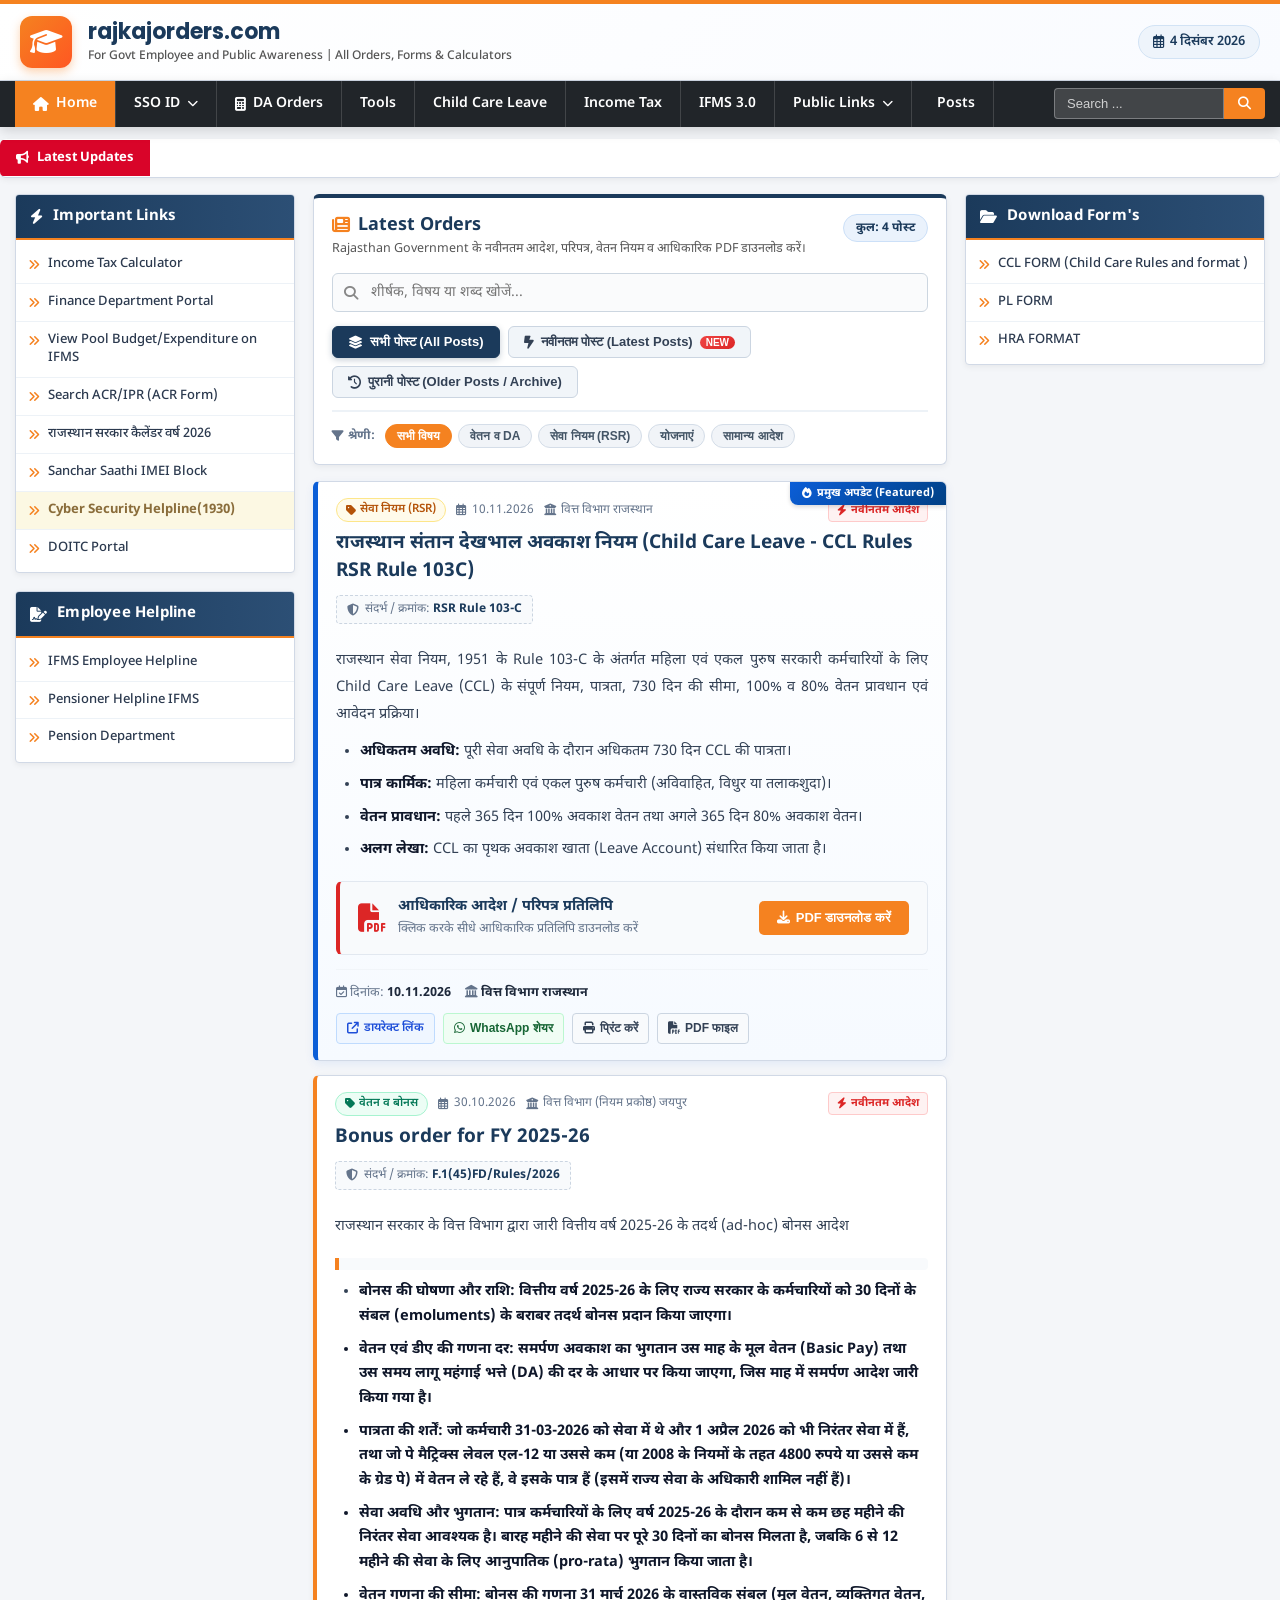
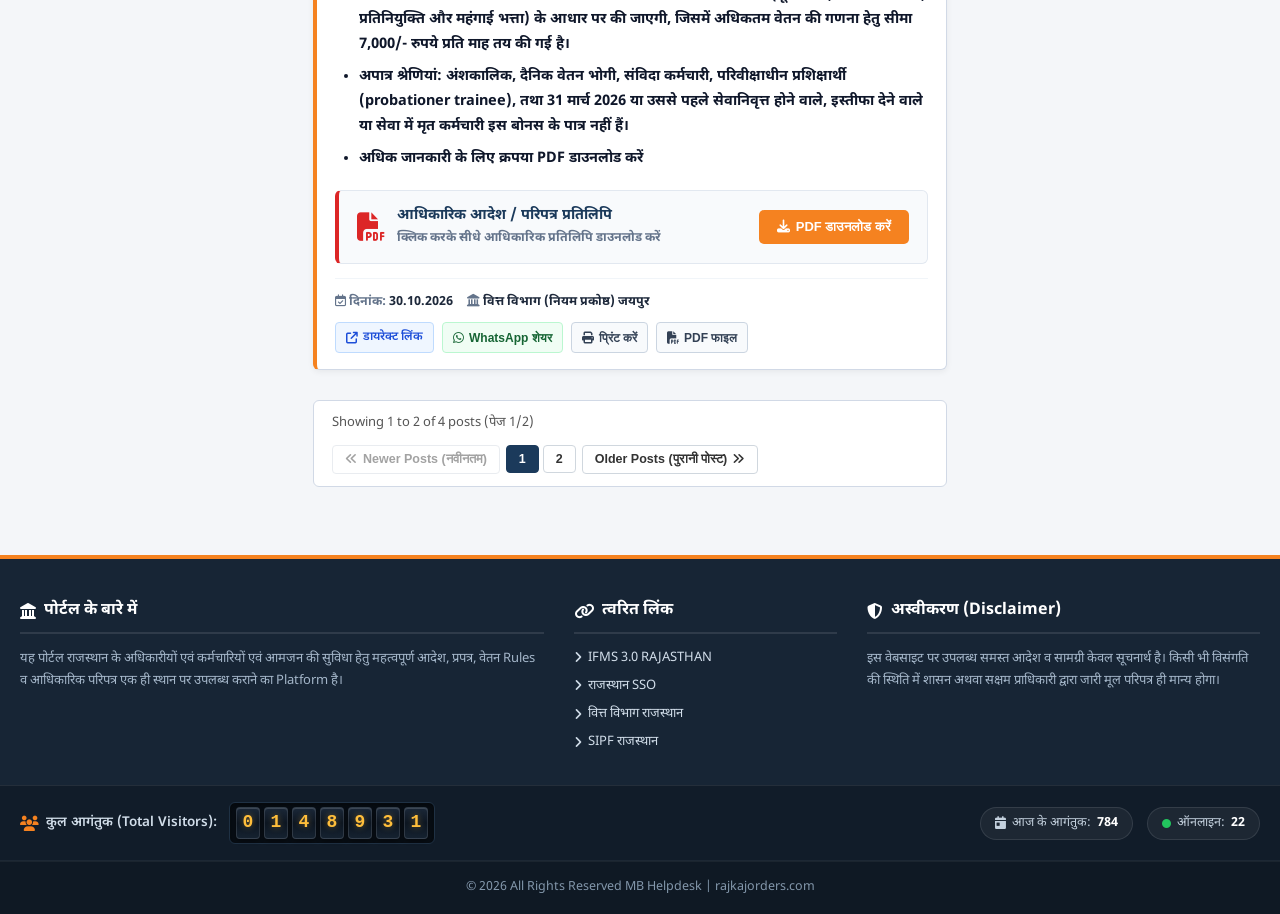
<file: index.html>
<!DOCTYPE html>
<html lang="hi">

<head>
    <meta charset="UTF-8">
    <meta name="viewport" content="width=device-width, initial-scale=1.0">
    <title>Rajkajorders Home | Rajasthan Orders, Circulars &amp; DA Updates | rajkajorders.com</title>
    <meta name="description"
        content="राजस्थान सरकार के कर्मचारियों और शिक्षकों के लिए 58% महंगाई भत्ता (DA) आदेश, परिपत्र, वेतन एरियर, पे-मैनेजर, IFMS 3.0, RSR नियम एवं आधिकारिक PDF डाउनलोड।">
    <meta name="keywords"
        content="Rajasthan DA order 63%, DA hike order 2026, Shala Darpan order, Rajasthan government circulars, Paymanager, IFMS 3.0, RSR rules, Rajasthan education portal, शिक्षक आदेश, डीए आदेश राजस्थान, वेतन एरियर गणना, शिविरा पंचांग 2026, rajkajorders">
    <meta name="author" content="rajkajorders.com">
    <meta name="robots" content="index, follow, max-image-preview:large, max-snippet:-1, max-video-preview:-1">
    <link rel="canonical" href="https://rajkajorders.com/">

    <!-- Open Graph (Facebook, WhatsApp, Social & Search Previews) -->
    <meta property="og:type" content="website">
    <meta property="og:url" content="https://rajkajorders.com/">
    <meta property="og:title" content="राजस्थान अधिकारियों और कर्मचारियों सेवा पोर्टल | नवीनतम आदेश व परिपत्र">
    <meta property="og:description"
        content="राजस्थान सरकार के अधिकारियों और कर्मचारियों के लिए 63% DA वृद्धि आदेश, परिपत्र, वेतन एरियर एवं आधिकारिक PDF डाउनलोड।">
    <meta property="og:site_name" content="rajkajorders.com">
    <meta property="og:locale" content="hi_IN">

    <!-- Twitter Card Meta Tags -->
    <meta name="twitter:card" content="summary_large_image">
    <meta name="twitter:title" content="राजस्थान शिक्षक एवं कर्मचारी सेवा पोर्टल | rajkajorders.com">
    <meta name="twitter:description" content="नवीनतम सरकारी आदेश, परिपत्र, 58% DA वृद्धि व अपडेट्स।">

    <!-- Schema.org Structured Data (Google Rich Results & Quick Indexing) -->
    <script type="application/ld+json">
    {
      "@context": "https://schema.org",
      "@graph": [
        {
          "@type": "WebSite",
          "@id": "https://rajkajorders.com/#website",
          "url": "https://rajkajorders.com/",
          "name": "rajkajorders.com",
          "description": "राजस्थान सरकार के अधिकारियों और कर्मचारियों के लिए नवीनतम आदेश, परिपत्र व नियम",
          "inLanguage": "hi"
        },
        {
          "@type": "NewsArticle",
          "headline": "राजस्थान राज्य कर्मचारियों एवं पेंशनरों हेतु 58% महंगाई भत्ता (DA) आदेश जारी — एरियर गणना एवं भुगतान नियम",
          "datePublished": "2026-10-28T10:00:00+05:30",
          "dateModified": "2026-10-30T12:00:00+05:30",
          "author": {
            "@type": "Organization",
            "name": "वित्त (नियम) विभाग राजस्थान सरकार"
          },
          "publisher": {
            "@type": "Organization",
            "name": "rajkajorders.com"
          },
          "description": "वित्त विभाग राजस्थान द्वारा राज्य कर्मचारियों एवं पेंशनरों के महंगाई भत्ते में 5% की बढ़ोतरी कर 58% करने का आधिकारिक आदेश जारी।"
        }
      ]
    }
    </script>

    <!-- Google Fonts: Poppins & Noto Sans Devanagari -->
    <link rel="preconnect" href="https://fonts.googleapis.com">
    <link rel="preconnect" href="https://fonts.gstatic.com" crossorigin>
    <link
        href="https://fonts.googleapis.com/css2?family=Noto+Sans+Devanagari:wght@400;500;600;700&family=Poppins:wght@400;500;600;700&display=swap"
        rel="stylesheet">

    <!-- Font Awesome Icons -->
    <link rel="stylesheet" href="https://cdnjs.cloudflare.com/ajax/libs/font-awesome/6.5.1/css/all.min.css">

    <link rel="stylesheet" href="style.css">
</head>

<body>

    <!-- Top Gov Bar / Branding Header -->
    <header class="top-header" id="top-header">
        <div class="header-container">
            <div class="portal-branding">
                <div class="logo-box">
                    <i class="fa-solid fa-graduation-cap portal-icon"></i>
                </div>
                <div class="brand-text">
                    <h1 class="brand-title">rajkajorders.com</h1>
                    <p class="brand-subtitle">For Govt Employee and Public Awareness | All Orders, Forms & Calculators
                    </p>
                </div>
            </div>

            <div class="header-tools">
                <div class="date-badge" id="current-date-badge">
                    <i class="fa-regular fa-calendar-days"></i>
                    <span id="live-date">29 अक्टूबर 2026</span>
                </div>
            </div>
        </div>
    </header>

    <!-- Main Navigation Bar -->
    <nav class="main-navbar" id="main-navbar">
        <div class="nav-container">
            <button class="mobile-toggle" id="mobile-menu-toggle" aria-label="Toggle Navigation">
                <i class="fa-solid fa-bars"></i>
            </button>
            <ul class="nav-menu" id="nav-menu">
                <li class="nav-item active"><a href="index.html" class="nav-link"><i class="fa-solid fa-house"></i>
                        Home</a>
                </li>

                <li class="nav-item dropdown">
                    <a href="#office-orders" class="nav-link dropdown-toggle">SSO ID <i
                            class="fa-solid fa-chevron-down"></i></a>
                    <ul class="dropdown-menu">
                        <li><a href="./pdfs/ssohelpdesk.pdf" data-filter="state" rel="noopener noreferrer"
                                target="_blank">SSO ID Helpdesk</a>
                        </li>
                        <li><a href="#" data-filter="directorate">SSO ID orders</a></li>
                        <li><a href="./pdfs/forms/SSO_Move_Citizen_to_Government_User_Manual updated.pdf"
                                target="_blank" rel="noopener noreferrer" data-filter="finance">convert Citizen sso id
                                to govt </a></li>
                        <li><a href="#" data-filter="transfer">Helpline Numbers</a></li>
                    </ul>
                </li>
                <li class="nav-item"><a href="#calculator" class="nav-link" id="nav-calc-btn"><i
                            class="fa-solid fa-calculator"></i> DA Orders</a></li>
                <li class="nav-item"><a href="#tools" class="nav-link">Tools</a></li>
                <li class="nav-item"><a href="./ccl.html" target="_blank" rel="noopener noreferrer"
                        class="nav-link">Child Care Leave</a></li>
                <li class="nav-item"><a href="#income-tax" class="nav-link" id="nav-tax-btn">Income Tax</a></li>
                <li class="nav-item"><a href="https://ifms.rajasthan.gov.in" target="_blank" rel="noopener"
                        class="nav-link">IFMS 3.0</a></li>
                <li class="nav-item dropdown">
                    <a href="#Public Links" class="nav-link dropdown-toggle">Public Links <i
                            class="fa-solid fa-chevron-down"></i></a>
                    <ul class="dropdown-menu">
                        <li><a href="https://sje.rajasthan.gov.in/" target="_blank" rel="noopener">Schoolarship
                                portal</a></li>
                        <li><a href="https://emitra.rajasthan.gov.in/emitra/home" target="_blank" rel="noopener">Emitra
                                Portal</a>
                        </li>
                        <li><a href="https://jansochnaportal.net/" target="_blank" rel="noopener">Jansoochna Portal</a>
                        </li>
                        <li><a href="https://sampark.rajasthan.gov.in/" target="_blank" rel="noopener">Raj Sampark
                                Portal</a>
                        </li>
                    </ul>
                </li>

                <li class="nav-item"><a href="#PostPage" class="nav-link"><i></i> Posts</a></li>



            </ul>




            <div class="nav-search-box">
                <input type="text" id="header-search-input" placeholder="Search ..." autocomplete="off">
                <button type="button" id="header-search-btn" aria-label="खोजें"><i
                        class="fa-solid fa-magnifying-glass"></i></button>
            </div>
        </div>
    </nav>

    <!-- Breaking News / Updates Ticker Bar -->
    <div class="ticker-wrapper" id="ticker-bar">
        <div class="ticker-label">
            <i class="fa-solid fa-bullhorn"></i> Latest Updates
        </div>
        <div class="ticker-content">
            <div class="ticker-text" id="ticker-text">
                <span><a href="https://finance.rajasthan.gov.in/PDFDOCS/RULES/15250.pdf">🔥 Bonus order 2026</a></span>
                <span><a href="https://finance.rajasthan.gov.in/PDFDOCS/RULES/15248.pdf">📌 DA Hike order 60% to 63%
                        Rajasthan</a></span>
            </div>
        </div>
    </div>

    <!-- Main 3-Column Content Wrapper -->
    <main class="page-body">
        <div class="portal-grid">

            <!-- ================= LEFT COLUMN ================= -->
            <aside class="column column-left" id="left-sidebar">

                <!-- Box 1: Latest Updates -->
                <div class="portal-card" id="card-latest-updates">
                    <div class="card-header bg-navy">
                        <i class="fa-solid fa-bolt"></i>
                        <span>Important Links</span>
                    </div>
                    <div class="card-content">
                        <ul class="link-list" id="latest-updates-list">
                            <li>
                                <a href="https://www.incometaxindia.gov.in/income-tax-calculator" target="_blank"
                                    rel="noopener noreferrer">
                                    <i class="fa-solid fa-angles-right"></i>
                                    <span>Income Tax Calculator</span>
                                </a>
                            </li>
                            <li>
                                <a href="https://finance.rajasthan.gov.in/" target="_blank" rel="noopener noreferrer">
                                    <i class="fa-solid fa-angles-right"></i>
                                    <span>Finance Department Portal</span>
                                </a>
                            </li>
                            <li>
                                <a href="https://ifms2.rajasthan.gov.in" target="_blank" rel="noopener noreferrer">
                                    <i class="fa-solid fa-angles-right"></i>
                                    <span>View Pool Budget/Expenditure on IFMS</span>
                                </a>
                            </li>
                            <li>
                                <a href="https://dop.rajasthan.gov.in/Content/ImmovablePropertyReturn.aspx?menu_id=369"
                                    target="_blank" rel="noopener noreferrer">
                                    <i class="fa-solid fa-angles-right"></i>
                                    <span>Search ACR/IPR (ACR Form)</span>
                                </a>
                            </li>
                            <li>
                                <a href="https://rajcalendar.in" target="_blank" rel="noopener noreferrer">
                                    <i class="fa-solid fa-angles-right"></i>
                                    <span>राजस्थान सरकार कैलेंडर वर्ष 2026</span>
                                </a>
                            </li>
                            <li>
                                <a href="https://sancharsaathi.gov.in/" target="_blank" rel="noopener noreferrer">
                                    <i class="fa-solid fa-angles-right"></i>
                                    <span>Sanchar Saathi IMEI Block</span>
                                </a>
                            </li>
                            <li class="highlight-item">
                                <a href="https://cybercrime.gov.in/home" target="_blank" rel="noopener noreferrer">
                                    <i class="fa-solid fa-angles-right"></i>
                                    <strong>Cyber Security Helpline(1930)</strong>
                                </a>
                            </li>
                            <li>
                                <a href="https://doitc.rajasthan.gov.in" target="_blank" rel="noopener noreferrer">
                                    <i class="fa-solid fa-angles-right"></i>
                                    <span>DOITC Portal</span>
                                </a>
                            </li>
                        </ul>
                    </div>
                </div>

                <!-- Box 2: Latest Formates -->
                <div class="portal-card" id="card-latest-formates">
                    <div class="card-header bg-navy">
                        <i class="fa-solid fa-file-signature"></i>
                        <span>Employee Helpline </span>
                    </div>
                    <div class="card-content">
                        <ul class="link-list" id="employee-helpline-list">
                            <li>
                                <a href="https://ifms.rajasthan.gov.in/#/contact-us" target="_blank"
                                    rel="noopener noreferrer">
                                    <i class="fa-solid fa-angles-right"></i>
                                    <span>IFMS Employee Helpline</span>
                                </a>
                            </li>
                            <li>
                                <a href="https://ifms.rajasthan.gov.in/#/contact-us" target="_blank"
                                    rel="noopener noreferrer">
                                    <i class="fa-solid fa-angles-right"></i>
                                    <span>Pensioner Helpline IFMS</span>
                                </a>
                            </li>

                            <li>
                                <a href="https://pension.rajasthan.gov.in/" target="_blank" rel="noopener noreferrer">
                                    <i class="fa-solid fa-angles-right"></i>
                                    <span>Pension Department</span>
                                </a>
                            </li>
                        </ul>
                    </div>
                </div>

            </aside>


            <!-- ================= CENTER COLUMN (POSTS FEED) ================= -->
            <section class="column column-center" id="center-content">

                <!-- Posts Header & Filter Card -->
                <div class="posts-header-card shadow-sm">
                    <div class="posts-header-top">
                        <div class="posts-title-block">
                            <h2>
                                <i class="fa-solid fa-newspaper"></i>
                                <span>Latest Orders</span>
                            </h2>
                            <p class="posts-subtitle">
                                Rajasthan Government के नवीनतम आदेश, परिपत्र, वेतन नियम व आधिकारिक PDF डाउनलोड करें।
                            </p>
                        </div>
                        <div class="posts-count-badge" id="posts-count-badge">कुल: 8 पोस्ट</div>
                    </div>

                    <!-- Search Input for Posts -->
                    <div class="posts-search-box">
                        <div class="search-input-group">
                            <i class="fa-solid fa-magnifying-glass"></i>
                            <input type="text" id="post-search-input" placeholder="शीर्षक, विषय या शब्द खोजें..."
                                onkeyup="filterPosts()">
                            <button id="clear-post-search-btn" onclick="clearPostSearch()" style="display:none;"
                                title="सर्च हटाएं">
                                <i class="fa-solid fa-xmark"></i>
                            </button>
                        </div>
                    </div>

                    <!-- Post View Switcher Tabs: All / Latest / Older -->
                    <div class="posts-tabs-nav">
                        <button class="post-nav-tab active" id="tab-all" onclick="switchPostTab('all', this)">
                            <i class="fa-solid fa-layer-group"></i> सभी पोस्ट (All Posts)
                        </button>
                        <button class="post-nav-tab" id="tab-latest" onclick="switchPostTab('latest', this)">
                            <i class="fa-solid fa-bolt-lightning text-danger"></i> नवीनतम पोस्ट (Latest Posts)
                            <span class="tab-pill-badge">New</span>
                        </button>
                        <button class="post-nav-tab" id="tab-older" onclick="switchPostTab('older', this)">
                            <i class="fa-solid fa-clock-rotate-left"></i> पुरानी पोस्ट (Older Posts / Archive)
                        </button>
                    </div>

                    <!-- Category Pills -->
                    <div class="posts-categories-filter">
                        <span class="cat-label"><i class="fa-solid fa-filter"></i> श्रेणी:</span>
                        <div class="cat-pills-list">
                            <button class="pill-btn active" onclick="setPostCategory('all', this)">सभी विषय</button>
                            <button class="pill-btn" onclick="setPostCategory('da_pay', this)">वेतन व DA</button>
                            <button class="pill-btn" onclick="setPostCategory('rules', this)">सेवा नियम (RSR)</button>
                            <button class="pill-btn" onclick="setPostCategory('schemes', this)">योजनाएं</button>
                            <button class="pill-btn" onclick="setPostCategory('general', this)">सामान्य आदेश</button>
                        </div>
                    </div>
                </div>

                <!-- Posts List / Container -->
                <div class="posts-feed-list" id="posts-container">
                    <!-- Static Pre-rendered Posts for Google Search Indexing -->
                    <article class="post-card type-latest featured" id="post-1">
                        <div class="featured-ribbon">
                            <i class="fa-solid fa-fire"></i> प्रमुख अपडेट (Featured)
                        </div>
                        <div class="post-card-top">
                            <div class="post-meta-tags">
                                <span class="category-tag tag-da_pay"><i class="fa-solid fa-tag"></i> वेतन व DA</span>
                                <span class="post-date"><i class="fa-regular fa-calendar-days"></i> 28.10.2026</span>
                                <span class="post-author d-none-mobile"><i class="fa-solid fa-building-columns"></i>
                                    वित्त (नियम) विभाग राजस्थान सरकार</span>
                            </div>
                            <div class="post-badge-type badge-type-latest">
                                <i class="fa-solid fa-bolt"></i> नवीनतम आदेश
                            </div>
                        </div>
                        <h2 class="post-title">
                            <a href="javascript:void(0)">राजस्थान राज्य कर्मचारियों एवं पेंशनरों हेतु 58% महंगाई भत्ता
                                (DA) आदेश जारी — एरियर गणना एवं भुगतान नियम</a>
                        </h2>
                        <div class="post-ref-tag">
                            <i class="fa-solid fa-shield-halved"></i> <span>संदर्भ / क्रमांक:
                                <strong>F.12(6)FD/Rules/2026</strong></span>
                        </div>
                        <div class="post-full-body">
                            <p><strong>राजस्थान सरकार, वित्त (नियम) विभाग, जयपुर</strong> द्वारा राज्य सेवा के समस्त
                                अधिकारियों, कर्मचारियों, शिक्षकों एवं पेंशनरों के व्यापक हित में महंगाई भत्ते (Dearness
                                Allowance - DA) की संशोधित दरें स्वीकृत करने का ऐतिहासिक आधिकारिक आदेश जारी किया गया है।
                                दिनांक 01 जुलाई 2026 से 58% महंगाई भत्ता देय होगा। वर्तमान 53% दर में 5% की शुद्ध
                                बढ़ोतरी की गई है।</p>
                            <h4>आदेश के प्रमुख बिंदु एवं दिशा-निर्देश:</h4>
                            <ul>
                                <li><strong>माह अक्टूबर 2026 से नकद भुगतान:</strong> माह अक्टूबर 2026 का वेतन (देय
                                    नवम्बर 2026) 58% की दर से नकद भुगतान किया जाएगा।</li>
                                <li><strong>3 माह के एरियर का GPF में जमा:</strong> 01 जुलाई 2026 से 30 सितम्बर 2026 तक
                                    का बकाया एरियर कर्मचारियों के सामान्य प्रावधायी निधि (GPF) खाते में जमा किया जाएगा।
                                </li>
                                <li><strong>पेंशनर्स हेतु नकद एरियर:</strong> राज्य के समस्त पेंशनरों को 3 माह का एरियर
                                    नकद दिया जाएगा।</li>
                            </ul>
                        </div>
                        <div class="post-inline-download-box">
                            <div class="download-box-info">
                                <i class="fa-solid fa-file-pdf"></i>
                                <div>
                                    <h4>आधिकारिक आदेश / परिपत्र प्रतिलिपि</h4>
                                    <p>क्लिक करके सीधे आधिकारिक प्रतिलिपि डाउनलोड करें</p>
                                </div>
                            </div>
                            <button class="btn-primary" onclick="downloadPostPdf('post-1')">
                                <i class="fa-solid fa-download"></i> PDF डाउनलोड करें
                            </button>
                        </div>
                    </article>
                </div>

                <!-- Pagination & Post Navigation -->
                <div class="posts-pagination-bar shadow-sm">
                    <div class="showing-posts-text" id="showing-posts-text">
                        Showing 1 to 5 of 8 posts
                    </div>
                    <div class="posts-pagination-controls">
                        <button class="pg-btn" id="btn-newer-posts" onclick="prevPostPage()" disabled>
                            <i class="fa-solid fa-angles-left"></i> Newer Posts (नवीनतम)
                        </button>
                        <div class="page-numbers-group" id="posts-page-numbers">
                            <!-- Page numbers injected dynamically -->
                        </div>
                        <button class="pg-btn" id="btn-older-posts" onclick="nextPostPage()">
                            Older Posts (पुरानी पोस्ट) <i class="fa-solid fa-angles-right"></i>
                        </button>
                    </div>
                </div>

                <!--  Quick Calculator Banner Widget 
                <div class="calc-callout-card">
                    <div class="callout-icon">
                        <i class="fa-solid fa-calculator"></i>
                    </div>
                    <div class="callout-info">
                        <h3>ऑनलाइन डी.ए. (DA) और एरियर त्वरित गणना</h3>
                        <p>58% महंगाई भत्ता (DA) वृद्धि आदेशानुसार अपना नया बेसिक व बकाया एरियर ऑनलाइन तुरंत कैलकुलेट
                            करें।</p>
                    </div>
                    <button class="btn-primary" onclick="openSalaryArrearCalc()">
                        <i class="fa-solid fa-arrow-up-right-from-square"></i> गणना शुरू करें
                    </button> 
                </div>
-->
            </section>


            <!-- ================= RIGHT COLUMN ================= -->
            <aside class="column column-right" id="right-sidebar">

                <!-- Box: Download Form's -->
                <div class="portal-card" id="card-download-forms">
                    <div class="card-header bg-navy">
                        <i class="fa-solid fa-folder-open"></i>
                        <span>Download Form's</span>
                    </div>
                    <div class="card-content download-list-container">
                        <ul class="link-list right-download-list" id="download-forms-list">
                            <li>
                                <a href="ccl.html">
                                    <i class="fa-solid fa-angles-right"></i>
                                    <span>CCL FORM (Child Care Rules and format )</span>
                                </a>
                            </li>
                            <li>
                                <a href="./pdfs/forms/PL FORM.pdf" target="_blank" rel=>
                                    <i class="fa-solid fa-angles-right"></i>
                                    <span>PL FORM</span>
                                </a>
                            </li>
                            <li>
                                <a href="./pdfs/forms/HRAFORMAT.pdf" target="_blank">
                                    <i class="fa-solid fa-angles-right"></i>
                                    <span>HRA FORMAT</span>
                                </a>
                            </li>
                            <li>
                                <a href="">
                                    <i class="fa-solid fa-angles-right"></i>
                                    <span>राजस्थान सेवा नियम RSR RULES</span>
                                </a>
                            </li>
                            <li>
                                <a href="">
                                    <i class="fa-solid fa-angles-right"></i>
                                    <span>राज्य बीमा सम्बन्धी प्रपत्र (SI)</span>
                                </a>
                            </li>
                            <li>
                                <a href="">
                                    <i class="fa-solid fa-angles-right"></i>
                                    <span>सामान्य प्रावधायी निधि सम्बन्धी प्रपत्र(GPF)</span>
                                </a>
                            </li>
                            <li>
                                <a href="">
                                    <i class="fa-solid fa-angles-right"></i>
                                    <span>नवीन पेंशन योजना सम्बन्धी प्रपत्र (NPS)</span>
                                </a>
                            </li>

                            <li>
                                <a href="">
                                    <i class="fa-solid fa-angles-right"></i>
                                    <span>सामूहिक दुर्घटना बीमा (GPA)</span>
                                </a>
                            </li>
                            <li>
                                <a href="https://sje.rajasthan.gov.in/" target="_blank" rel="noopener noreferrer">
                                    <i class="fa-solid fa-angles-right"></i>
                                    <span>SCHOLARSHIP-छात्रवृत्ति Portal</span>
                                </a>
                            </li>

                        </ul>
                    </div>
                </div>

            </aside>

        </div>
    </main>

    <!-- Footer -->
    <footer class="portal-footer" id="main-footer">
        <div class="footer-top">
            <div class="footer-col">
                <h4><i class="fa-solid fa-landmark"></i> पोर्टल के बारे में</h4>
                <p>यह पोर्टल राजस्थान के अधिकारीयों एवं कर्मचारियों एवं आमजन की सुविधा हेतु महत्वपूर्ण आदेश, प्रपत्र,
                    वेतन Rules व आधिकारिक परिपत्र एक ही स्थान पर उपलब्ध कराने का Platform है।
                </p>
            </div>
            <div class="footer-col">
                <h4><i class="fa-solid fa-link"></i> त्वरित लिंक</h4>
                <ul>
                    <li><a href="https://ifms.rajasthan.gov.in" target="_blank" rel="noopener"><i
                                class="fa-solid fa-angle-right"></i> IFMS 3.0 RAJASTHAN </a></li>
                    <li><a href="https://sso.rajasthan.gov.in" target="_blank" rel="noopener"><i
                                class="fa-solid fa-angle-right"></i> राजस्थान SSO</a></li>
                    <li><a href="https://finance.rajasthan.gov.in" target="_blank" rel="noopener"><i
                                class="fa-solid fa-angle-right"></i> वित्त विभाग राजस्थान</a></li>
                    <li><a href="https://sipf.rajasthan.gov.in" target="_blank" rel="noopener"><i
                                class="fa-solid fa-angle-right"></i> SIPF राजस्थान</a></li>
                </ul>
            </div>
            <div class="footer-col">
                <h4><i class="fa-solid fa-shield-halved"></i> अस्वीकरण (Disclaimer)</h4>
                <p>इस वेबसाइट पर उपलब्ध समस्त आदेश व सामग्री केवल सूचनार्थ है। किसी भी विसंगति की स्थिति में शासन अथवा
                    सक्षम प्राधिकारी द्वारा जारी मूल परिपत्र ही मान्य होगा।</p>
            </div>
        </div>
        <!-- Footer Visitor & Stats Bar -->
        <div class="footer-visitor-bar">
            <div class="visitor-counter-container">
                <div class="visitor-item">
                    <span class="visitor-title"><i class="fa-solid fa-users"></i> कुल आगंतुक (Total Visitors):</span>
                    <div class="counter-display" id="total-visitor-counter">
                        <span class="counter-digit">0</span>
                        <span class="counter-digit">1</span>
                        <span class="counter-digit">4</span>
                        <span class="counter-digit">8</span>
                        <span class="counter-digit">9</span>
                        <span class="counter-digit">3</span>
                        <span class="counter-digit">0</span>
                    </div>
                </div>
                <div class="visitor-stats-meta">
                    <span class="visitor-stat-badge"><i class="fa-solid fa-calendar-day"></i> आज के आगंतुक: <strong
                            id="today-visitor-count">742</strong></span>
                    <span class="visitor-stat-badge"><i class="fa-solid fa-circle text-success pulse-dot"></i> ऑनलाइन:
                        <strong id="online-visitor-count">19</strong></span>
                </div>
            </div>
        </div>

        <div class="footer-bottom">
            <p>© 2026 All Rights Reserved MB Helpdesk | rajkajorders.com</p>
        </div>
    </footer>

    <!-- ================= MODALS ================= -->


    <!-- 1. Full Post Reader Modal -->
    <div class="modal-backdrop" id="post-reader-modal">
        <div class="modal-box modal-lg">
            <div class="modal-header">
                <div class="modal-title-wrap">
                    <span class="post-reader-category" id="modal-post-category">वेतन व DA</span>
                    <h3 id="modal-post-title">पोस्ट शीर्षक</h3>
                </div>
                <button class="modal-close" onclick="closeModal('post-reader-modal')">&times;</button>
            </div>
            <div class="modal-body post-reader-body">
                <div class="post-reader-meta">
                    <span><i class="fa-regular fa-calendar-days"></i> दिनांक: <strong
                            id="modal-post-date">28.10.2026</strong></span>
                    <span><i class="fa-solid fa-user-pen"></i> प्रकाशक: <strong id="modal-post-author">राजकीय कर्मचारी
                            डेस्क</strong></span>
                    <span><i class="fa-solid fa-file-shield"></i> संदर्भ: <strong
                            id="modal-post-ref">F.12(6)FD/Rules/2026</strong></span>
                </div>

                <hr class="post-divider">

                <div class="post-reader-content" id="modal-post-body">
                    <!-- Post full body inserted by JS -->
                </div>

                <div class="post-reader-download-box" id="modal-post-download-box">
                    <div class="download-box-info">
                        <i class="fa-solid fa-file-pdf"></i>
                        <div>
                            <h4>आधिकारिक आदेश / परिपत्र प्रतिलिपि</h4>
                            <p id="modal-post-pdf-name">इस आदेश की मूल हस्ताक्षरित कॉपी डाउनलोड करें या प्रिंट लें।</p>
                        </div>
                    </div>
                    <button class="btn-primary" id="btn-modal-post-download" onclick="downloadCurrentPostPdf()">
                        <i class="fa-solid fa-download"></i> PDF डाउनलोड
                    </button>
                </div>
            </div>
            <div class="modal-footer">
                <button class="btn-secondary" onclick="shareCurrentPost()">
                    <i class="fa-brands fa-whatsapp text-success"></i> WhatsApp पर शेयर करें
                </button>
                <button class="btn-secondary" onclick="window.print()">
                    <i class="fa-solid fa-print"></i> प्रिंट करें
                </button>
                <button class="btn-light" onclick="closeModal('post-reader-modal')">बंद करें</button>
            </div>
        </div>
    </div>

    <!-- Toast Notification Container -->
    <div id="toast-container" class="toast-container"></div>

    <script src="app.js"></script>
</body>

</html>
</file>
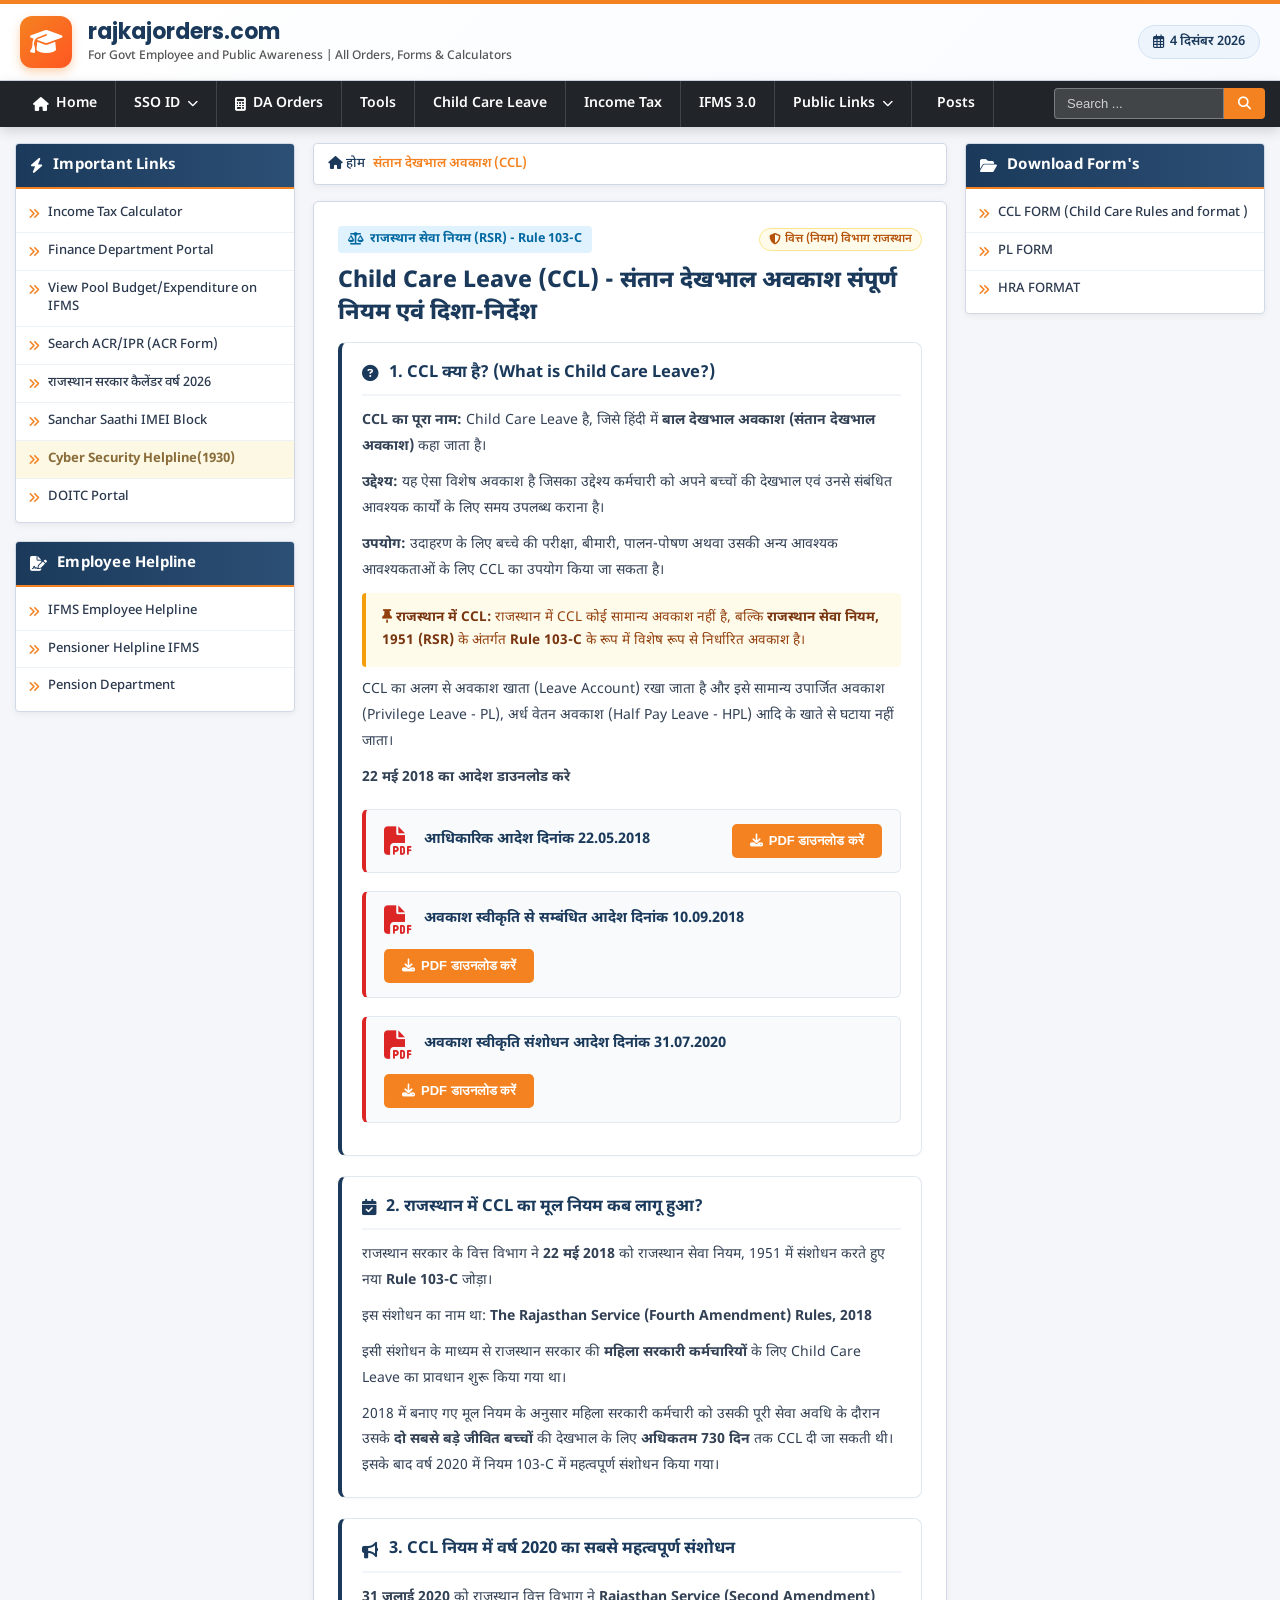
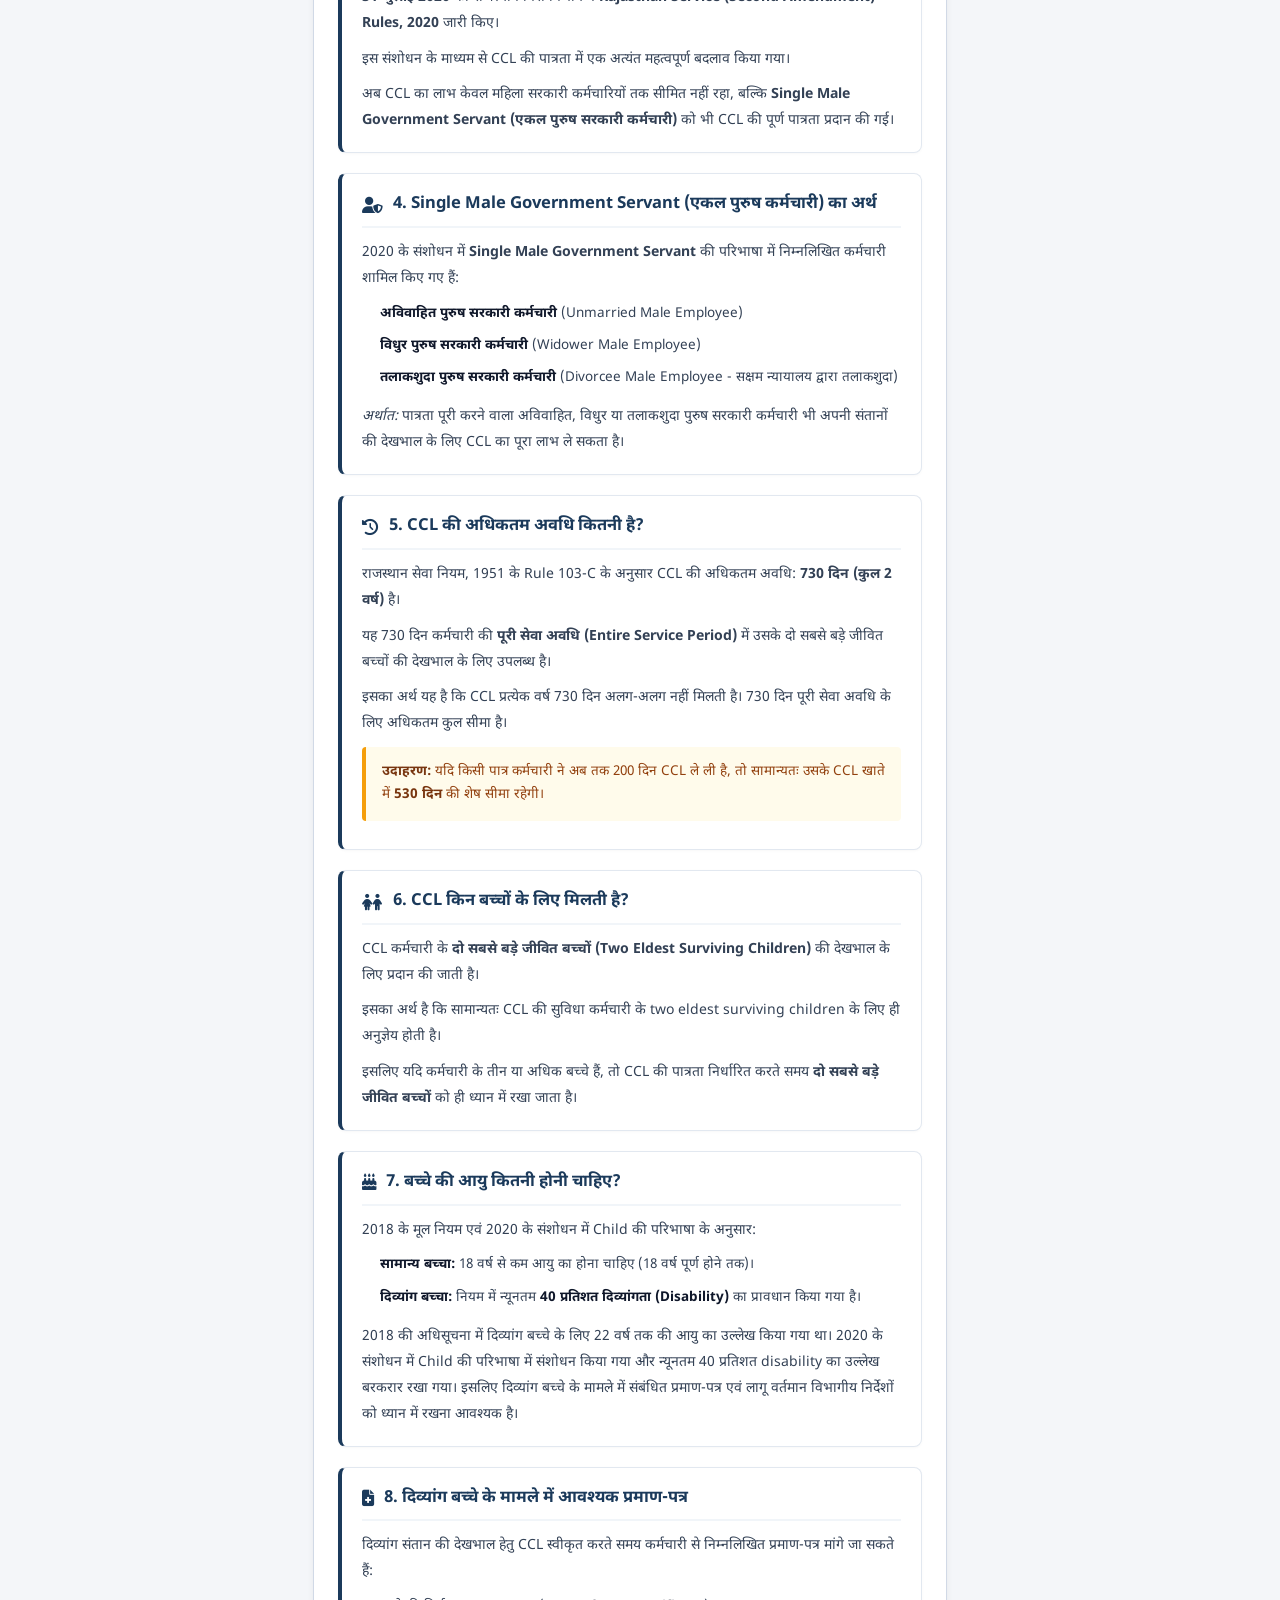
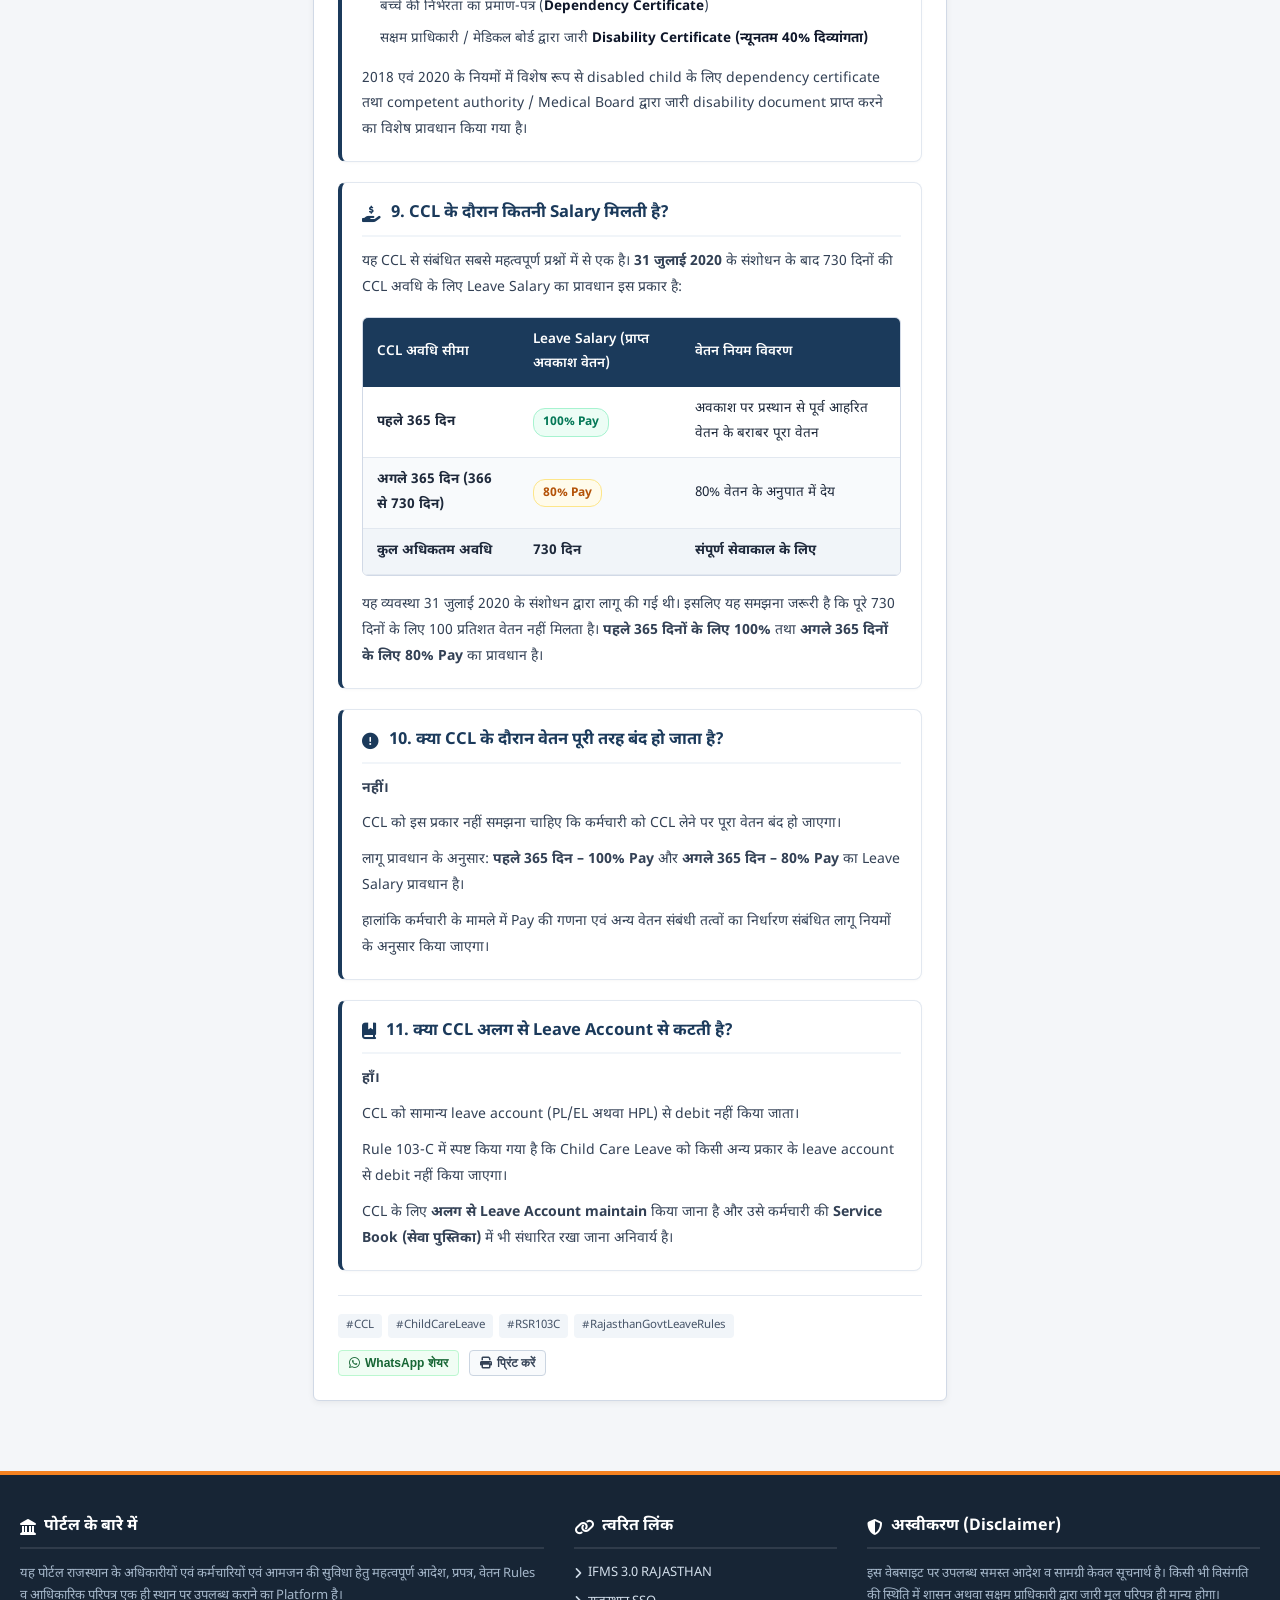
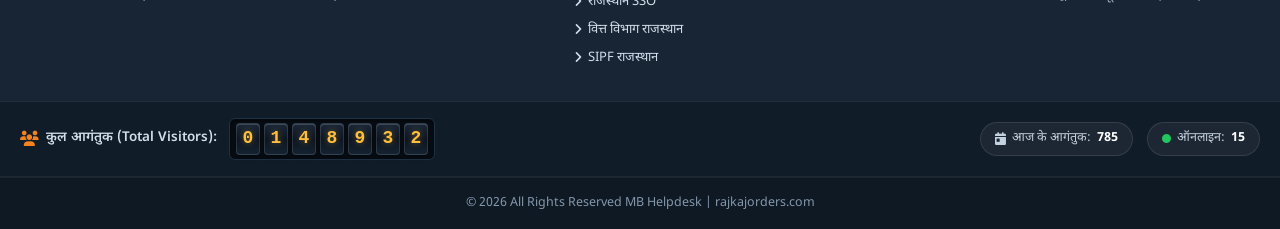
<file: ccl.html>
<!DOCTYPE html>
<html lang="hi">

<head>
    <meta charset="UTF-8">
    <meta name="viewport" content="width=device-width, initial-scale=1.0">
    <title>राजस्थान संतान देखभाल अवकाश नियम (CCL Rules) | Child Care Leave Rajasthan | rajkajorders.com</title>
    <meta name="description"
        content="राजस्थान सेवा नियम 103 (C) संतान देखभाल अवकाश (Child Care Leave - CCL) नियम, पात्रता, 730 दिन की अवधि, वेतन गणना, अधिसूचना आदेश एवं आवेदन प्रपत्र डाउनलोड।">
    <meta name="keywords"
        content="CCL Rules Rajasthan, Child Care Leave Rajasthan, RSR Rule 103C, संतान देखभाल अवकाश नियम, CCL Application Form, राजस्थान कर्मचारी अवकाश नियम, rajkajorders">
    <meta name="author" content="rajkajorders.com">
    <meta name="robots" content="index, follow, max-image-preview:large, max-snippet:-1, max-video-preview:-1">
    <link rel="canonical" href="https://rajkajorders.com/ccl.html">

    <!-- Open Graph (Facebook, WhatsApp, Social Previews) -->
    <meta property="og:type" content="article">
    <meta property="og:url" content="https://rajkajorders.com/ccl.html">
    <meta property="og:title" content="राजस्थान संतान देखभाल अवकाश (CCL) नियम, आदेश एवं आवेदन प्रपत्र">
    <meta property="og:description"
        content="राजस्थान सेवा नियम 103 (C) के तहत महिला व एकल पुरुष कार्मिकों के लिए 730 दिन का CCL नियम, 100% व 80% वेतन दर व प्रपत्र।">
    <meta property="og:site_name" content="rajkajorders.com">
    <meta property="og:locale" content="hi_IN">

    <!-- Twitter Card Meta Tags -->
    <meta name="twitter:card" content="summary_large_image">
    <meta name="twitter:title" content="संतान देखभाल अवकाश (Child Care Leave - CCL) नियम | rajkajorders.com">
    <meta name="twitter:description"
        content="राजस्थान सेवा नियम 103C के तहत CCL अवकाश की संपूर्ण जानकारी एवं डाउनलोड फॉर्म।">

    <!-- Google Fonts: Poppins & Noto Sans Devanagari -->
    <link rel="preconnect" href="https://fonts.googleapis.com">
    <link rel="preconnect" href="https://fonts.gstatic.com" crossorigin>
    <link
        href="https://fonts.googleapis.com/css2?family=Noto+Sans+Devanagari:wght@400;500;600;700&family=Poppins:wght@400;500;600;700&display=swap"
        rel="stylesheet">

    <!-- Font Awesome Icons -->
    <link rel="stylesheet" href="https://cdnjs.cloudflare.com/ajax/libs/font-awesome/6.5.1/css/all.min.css">

    <!-- Main Stylesheet -->
    <link rel="stylesheet" href="style.css">

    <!-- CCL Page Specific Styles -->
    <style>
        .breadcrumb-nav {
            padding: 10px 14px;
            background: #ffffff;
            border: 1px solid var(--border-color);
            border-radius: 4px;
            margin-bottom: 16px;
            font-size: 13px;
            color: var(--text-muted);
            display: flex;
            align-items: center;
            gap: 8px;
            box-shadow: var(--shadow-sm);
        }

        .breadcrumb-nav a {
            color: var(--primary-navy);
            text-decoration: none;
            font-weight: 500;
        }

        .breadcrumb-nav a:hover {
            color: var(--accent-orange);
        }

        .breadcrumb-nav .separator {
            color: #94a3b8;
            font-size: 11px;
        }

        .breadcrumb-nav .current {
            color: var(--accent-orange);
            font-weight: 600;
        }

        /* Article Main Card */
        .ccl-article-card {
            background: #ffffff;
            border: 1px solid var(--border-color);
            border-radius: 6px;
            padding: 24px;
            margin-bottom: 20px;
            box-shadow: var(--shadow-sm);
        }

        .ccl-header-badge-wrap {
            display: flex;
            align-items: center;
            justify-content: space-between;
            flex-wrap: wrap;
            gap: 10px;
            margin-bottom: 12px;
        }

        .ccl-rule-badge {
            background: #e0f2fe;
            color: #0369a1;
            font-size: 12.5px;
            font-weight: 700;
            padding: 4px 10px;
            border-radius: 4px;
            display: inline-flex;
            align-items: center;
            gap: 6px;
        }

        .ccl-article-title {
            font-size: 23px;
            font-weight: 800;
            color: var(--primary-navy);
            line-height: 1.4;
            margin-bottom: 12px;
        }

        .ccl-meta-row {
            display: flex;
            align-items: center;
            gap: 16px;
            flex-wrap: wrap;
            font-size: 12.5px;
            color: var(--text-muted);
            padding-bottom: 14px;
            border-bottom: 1px solid #edf2f7;
            margin-bottom: 20px;
        }

        .ccl-meta-row span {
            display: inline-flex;
            align-items: center;
            gap: 6px;
        }

        /* Key Metrics Grid */
        .ccl-metrics-grid {
            display: grid;
            grid-template-columns: repeat(4, 1fr);
            gap: 12px;
            margin-bottom: 24px;
        }

        @media (max-width: 768px) {
            .ccl-metrics-grid {
                grid-template-columns: repeat(2, 1fr);
            }
        }

        .ccl-metric-item {
            background: #f8fafc;
            border: 1px solid #e2e8f0;
            border-top: 3px solid var(--primary-navy);
            padding: 12px;
            border-radius: 6px;
            text-align: center;
        }

        .ccl-metric-item.accent-top {
            border-top-color: var(--accent-orange);
        }

        .ccl-metric-value {
            font-size: 20px;
            font-weight: 800;
            color: var(--primary-navy);
            margin-bottom: 2px;
        }

        .ccl-metric-item.accent-top .ccl-metric-value {
            color: var(--accent-orange);
        }

        .ccl-metric-label {
            font-size: 11.5px;
            font-weight: 600;
            color: #475569;
        }

        /* Content Sections */
        .ccl-section {
            margin-bottom: 26px;
        }

        .ccl-section-title {
            font-size: 17px;
            font-weight: 700;
            color: var(--primary-navy);
            margin-bottom: 12px;
            display: flex;
            align-items: center;
            gap: 8px;
            border-left: 4px solid var(--accent-orange);
            padding-left: 10px;
        }

        .ccl-section p {
            font-size: 14px;
            line-height: 1.8;
            color: #334155;
            margin-bottom: 12px;
            text-align: justify;
        }

        .ccl-list {
            margin-left: 18px;
            margin-bottom: 14px;
        }

        .ccl-list li {
            font-size: 13.5px;
            line-height: 1.8;
            color: #334155;
            margin-bottom: 8px;
            position: relative;
        }

        .ccl-list li strong {
            color: #0f172a;
        }

        /* CCL Point Box Styling */
        .ccl-point-box {
            background: #ffffff;
            border: 1px solid #e2e8f0;
            border-left: 4px solid var(--primary-navy);
            border-radius: 8px;
            padding: 18px 20px;
            margin-bottom: 20px;
            box-shadow: 0 1px 3px rgba(0, 0, 0, 0.03);
            transition: all 0.2s ease;
        }

        .ccl-point-box:hover {
            border-left-color: var(--accent-orange);
            box-shadow: 0 4px 10px rgba(0, 0, 0, 0.06);
        }

        .ccl-point-title {
            font-size: 16.5px;
            font-weight: 700;
            color: var(--primary-navy);
            margin-bottom: 12px;
            display: flex;
            align-items: center;
            gap: 10px;
            border-bottom: 2px solid #f1f5f9;
            padding-bottom: 8px;
        }

        .ccl-point-content {
            font-size: 14px;
            line-height: 1.85;
            color: #334155;
        }

        .ccl-point-content p {
            margin-bottom: 10px;
        }

        .ccl-point-content p:last-child {
            margin-bottom: 0;
        }

        /* Rule Table */
        .ccl-table-wrap {
            overflow-x: auto;
            margin: 16px 0;
            border: 1px solid var(--border-color);
            border-radius: 6px;
        }

        .ccl-table {
            width: 100%;
            border-collapse: collapse;
            font-size: 13.5px;
            text-align: left;
        }

        .ccl-table th {
            background: var(--primary-navy);
            color: #ffffff;
            padding: 10px 14px;
            font-weight: 600;
        }

        .ccl-table td {
            padding: 10px 14px;
            border-bottom: 1px solid #e2e8f0;
            color: #1e293b;
        }

        .ccl-table tr:nth-child(even) {
            background: #f8fafc;
        }

        .ccl-table tr:hover {
            background: #f1f5f9;
        }

        /* Highlight Alert Box */
        .ccl-alert-box {
            background: #fffbeb;
            border-left: 4px solid #f59e0b;
            padding: 14px 16px;
            border-radius: 4px;
            margin: 16px 0;
            font-size: 13.5px;
            line-height: 1.7;
            color: #92400e;
        }

        .ccl-alert-box strong {
            color: #78350f;
        }

        /* Download Card Box */
        .ccl-download-action-box {
            background: linear-gradient(135deg, #0e2a47 0%, #1e3a5f 100%);
            color: #ffffff;
            border-radius: 8px;
            padding: 20px;
            margin: 24px 0;
            display: flex;
            align-items: center;
            justify-content: space-between;
            gap: 16px;
            flex-wrap: wrap;
        }

        .ccl-download-text h4 {
            font-size: 16px;
            font-weight: 700;
            color: #ffffff;
            margin-bottom: 4px;
            display: flex;
            align-items: center;
            gap: 8px;
        }

        .ccl-download-text p {
            font-size: 12.5px;
            color: #cbd5e1;
            margin: 0;
            text-align: left;
        }

        .ccl-download-btn-group {
            display: flex;
            gap: 10px;
            flex-wrap: wrap;
        }

        .btn-ccl-download {
            background: #22c55e;
            color: #ffffff;
            padding: 9px 16px;
            border-radius: 6px;
            font-size: 13px;
            font-weight: 600;
            text-decoration: none;
            display: inline-flex;
            align-items: center;
            gap: 8px;
            transition: all 0.2s ease;
            border: none;
            cursor: pointer;
        }

        .btn-ccl-download:hover {
            background: #16a34a;
            transform: translateY(-1px);
        }

        .btn-ccl-outline {
            background: rgba(255, 255, 255, 0.1);
            color: #ffffff;
            border: 1px solid rgba(255, 255, 255, 0.3);
            padding: 9px 16px;
            border-radius: 6px;
            font-size: 13px;
            font-weight: 600;
            text-decoration: none;
            display: inline-flex;
            align-items: center;
            gap: 8px;
            transition: all 0.2s;
        }

        .btn-ccl-outline:hover {
            background: rgba(255, 255, 255, 0.2);
        }

        /* FAQ Accordion Item */
        .ccl-faq-item {
            border: 1px solid var(--border-color);
            border-radius: 6px;
            margin-bottom: 10px;
            overflow: hidden;
            background: #ffffff;
        }

        .ccl-faq-question {
            background: #f8fafc;
            padding: 12px 16px;
            font-size: 14px;
            font-weight: 600;
            color: var(--primary-navy);
            cursor: pointer;
            display: flex;
            align-items: center;
            justify-content: space-between;
            user-select: none;
            transition: background 0.2s;
        }

        .ccl-faq-question:hover {
            background: #f1f5f9;
        }

        .ccl-faq-answer {
            padding: 14px 16px;
            font-size: 13.5px;
            line-height: 1.7;
            color: #334155;
            border-top: 1px solid #edf2f7;
            display: block;
        }

        /* Share & Print Bar */
        .ccl-article-footer-bar {
            display: flex;
            align-items: center;
            justify-content: space-between;
            flex-wrap: wrap;
            gap: 12px;
            padding-top: 18px;
            border-top: 1px solid #e2e8f0;
            margin-top: 24px;
        }

        .ccl-footer-tags {
            display: flex;
            gap: 6px;
            flex-wrap: wrap;
        }

        .ccl-tag-pill {
            background: #f1f5f9;
            color: #475569;
            padding: 3px 8px;
            border-radius: 4px;
            font-size: 11.5px;
        }

        .ccl-footer-buttons {
            display: flex;
            gap: 10px;
        }

        /* CCL Orders Repository Section */
        .ccl-orders-section {
            background: #ffffff;
            border: 1px solid var(--border-color);
            border-radius: 8px;
            padding: 22px;
            margin: 26px 0;
            box-shadow: var(--shadow-sm);
        }

        .ccl-orders-top-bar {
            display: flex;
            justify-content: space-between;
            align-items: center;
            flex-wrap: wrap;
            gap: 12px;
            margin-bottom: 16px;
            padding-bottom: 14px;
            border-bottom: 1px solid #edf2f7;
        }

        .ccl-orders-title-wrap h3 {
            font-size: 18px;
            font-weight: 800;
            color: var(--primary-navy);
            display: flex;
            align-items: center;
            gap: 8px;
            margin-bottom: 4px;
        }

        .ccl-orders-title-wrap p {
            font-size: 12.5px;
            color: #64748b;
            margin: 0;
        }

        .ccl-orders-search-box {
            display: flex;
            align-items: center;
            background: #f8fafc;
            border: 1px solid var(--border-color);
            border-radius: 6px;
            padding: 7px 14px;
            gap: 8px;
            width: 300px;
            box-shadow: inset 0 1px 2px rgba(0, 0, 0, 0.04);
        }

        .ccl-orders-search-box input {
            border: none;
            background: transparent;
            outline: none;
            font-size: 13px;
            width: 100%;
            font-family: inherit;
        }

        .ccl-order-card {
            background: #ffffff;
            border: 1px solid #e2e8f0;
            border-left: 4px solid var(--primary-navy);
            border-radius: 6px;
            padding: 18px 20px;
            margin-bottom: 16px;
            box-shadow: 0 1px 3px rgba(0, 0, 0, 0.04);
            transition: all 0.2s ease;
        }

        .ccl-order-card:hover {
            border-left-color: var(--accent-orange);
            box-shadow: 0 4px 12px rgba(0, 0, 0, 0.08);
            transform: translateY(-2px);
        }

        .ccl-order-top {
            display: flex;
            justify-content: space-between;
            align-items: center;
            flex-wrap: wrap;
            gap: 8px;
            margin-bottom: 10px;
        }

        .ccl-order-dept-badge {
            background: #e0f2fe;
            color: #0369a1;
            font-size: 12px;
            font-weight: 700;
            padding: 3px 10px;
            border-radius: 4px;
            display: inline-flex;
            align-items: center;
            gap: 6px;
        }

        .ccl-order-date {
            font-size: 12px;
            color: #64748b;
            display: inline-flex;
            align-items: center;
            gap: 5px;
            font-weight: 500;
        }

        .ccl-order-title {
            font-size: 16.5px;
            font-weight: 700;
            color: var(--primary-navy);
            line-height: 1.45;
            margin-bottom: 6px;
        }

        .ccl-order-ref {
            font-size: 12.5px;
            color: #475569;
            margin-bottom: 10px;
            display: flex;
            align-items: center;
            gap: 6px;
        }

        .ccl-order-summary {
            font-size: 13.5px;
            line-height: 1.7;
            color: #334155;
            background: #f8fafc;
            padding: 12px 14px;
            border-radius: 6px;
            margin-bottom: 14px;
            border-left: 3px solid #cbd5e1;
        }

        .ccl-order-actions {
            display: flex;
            justify-content: space-between;
            align-items: center;
            flex-wrap: wrap;
            gap: 10px;
            padding-top: 10px;
            border-top: 1px dashed #e2e8f0;
        }

        .ccl-order-actions-right {
            display: flex;
            align-items: center;
            gap: 8px;
        }
    </style>
</head>

<body>

    <!-- Top Gov Bar / Branding Header -->
    <header class="top-header" id="top-header">
        <div class="header-container">
            <div class="portal-branding">
                <div class="logo-box">
                    <i class="fa-solid fa-graduation-cap portal-icon"></i>
                </div>
                <div class="brand-text">
                    <h1 class="brand-title"><a href="index.html"
                            style="color: inherit; text-decoration: none;">rajkajorders.com</a></h1>
                    <p class="brand-subtitle">For Govt Employee and Public Awareness | All Orders, Forms & Calculators
                    </p>
                </div>
            </div>

            <div class="header-tools">
                <div class="date-badge" id="current-date-badge">
                    <i class="fa-regular fa-calendar-days"></i>
                    <span id="live-date">29 अक्टूबर 2026</span>
                </div>
            </div>
        </div>
    </header>

    <!-- Main Navigation Bar -->
    <nav class="main-navbar" id="main-navbar">
        <div class="nav-container">
            <button class="mobile-toggle" id="mobile-menu-toggle" aria-label="Toggle Navigation">
                <i class="fa-solid fa-bars"></i>
            </button>
            <ul class="nav-menu" id="nav-menu">
                <li class="nav-item"><a href="index.html" class="nav-link"><i class="fa-solid fa-house"></i> Home</a>
                </li>

                <li class="nav-item dropdown">
                    <a href="#office-orders" class="nav-link dropdown-toggle">SSO ID <i
                            class="fa-solid fa-chevron-down"></i></a>
                    <ul class="dropdown-menu">
                        <li><a href="./pdfs/ssohelpdesk.pdf" data-filter="state" rel="noopener noreferrer"
                                target="_blank">SSO ID Helpdesk</a>
                        </li>
                        <li><a href="#" data-filter="directorate">SSO ID orders</a></li>
                        <li><a href="./pdfs/forms/SSO_Move_Citizen_to_Government_User_Manual updated.pdf"
                                target="_blank" rel="noopener noreferrer" data-filter="finance">convert Citizen sso id
                                to govt </a></li>
                        <li><a href="#" data-filter="transfer">Helpline Numbers</a></li>
                    </ul>
                </li>
                <li class="nav-item"><a href="index.html#calculator" class="nav-link" id="nav-calc-btn"><i
                            class="fa-solid fa-calculator"></i> DA Orders</a></li>
                <li class="nav-item"><a href="index.html#tools" class="nav-link">Tools</a></li>
                <li class="nav-item"><a href="#" target="_blank" rel="noopener noreferrer" class="nav-link">Child Care
                        Leave</a></li>
                <li class="nav-item"><a href="index.html#income-tax" class="nav-link" id="nav-tax-btn">Income Tax</a>
                </li>
                <li class="nav-item"><a href="https://ifms.rajasthan.gov.in" target="_blank" rel="noopener"
                        class="nav-link">IFMS 3.0</a></li>
                <li class="nav-item dropdown">
                    <a href="#Public Links" class="nav-link dropdown-toggle">Public Links <i
                            class="fa-solid fa-chevron-down"></i></a>
                    <ul class="dropdown-menu">
                        <li><a href="https://sje.rajasthan.gov.in/" target="_blank" rel="noopener">Schoolarship
                                portal</a></li>
                        <li><a href="https://emitra.rajasthan.gov.in/emitra/home" target="_blank" rel="noopener">Emitra
                                Portal</a>
                        </li>
                        <li><a href="https://jansochnaportal.net/" target="_blank" rel="noopener">Jansoochna Portal</a>
                        </li>
                        <li><a href="https://sampark.rajasthan.gov.in/" target="_blank" rel="noopener">Raj Sampark
                                Portal</a>
                        </li>
                    </ul>
                </li>

                <li class="nav-item"><a href="#PostPage" class="nav-link"><i></i> Posts</a></li>

            </ul>

            <div class="nav-search-box">
                <input type="text" id="header-search-input" placeholder="Search ..." autocomplete="off">
                <button type="button" id="header-search-btn" aria-label="खोजें"><i
                        class="fa-solid fa-magnifying-glass"></i></button>
            </div>
        </div>
    </nav>



    <!-- Main 3-Column Content Wrapper -->
    <main class="page-body">
        <div class="portal-grid">

            <!-- ================= LEFT COLUMN ================= -->
            <aside class="column column-left" id="left-sidebar">

                <!-- Box 1: Latest Updates -->
                <div class="portal-card" id="card-latest-updates">
                    <div class="card-header bg-navy">
                        <i class="fa-solid fa-bolt"></i>
                        <span>Important Links</span>
                    </div>
                    <div class="card-content">
                        <ul class="link-list" id="latest-updates-list">
                            <li>
                                <a href="https://www.incometaxindia.gov.in/income-tax-calculator" target="_blank"
                                    rel="noopener noreferrer">
                                    <i class="fa-solid fa-angles-right"></i>
                                    <span>Income Tax Calculator</span>
                                </a>
                            </li>
                            <li>
                                <a href="https://finance.rajasthan.gov.in/" target="_blank" rel="noopener noreferrer">
                                    <i class="fa-solid fa-angles-right"></i>
                                    <span>Finance Department Portal</span>
                                </a>
                            </li>
                            <li>
                                <a href="https://ifms2.rajasthan.gov.in" target="_blank" rel="noopener noreferrer">
                                    <i class="fa-solid fa-angles-right"></i>
                                    <span>View Pool Budget/Expenditure on IFMS</span>
                                </a>
                            </li>
                            <li>
                                <a href="https://dop.rajasthan.gov.in/Content/ImmovablePropertyReturn.aspx?menu_id=369"
                                    target="_blank" rel="noopener noreferrer">
                                    <i class="fa-solid fa-angles-right"></i>
                                    <span>Search ACR/IPR (ACR Form)</span>
                                </a>
                            </li>
                            <li>
                                <a href="https://rajcalendar.in" target="_blank" rel="noopener noreferrer">
                                    <i class="fa-solid fa-angles-right"></i>
                                    <span>राजस्थान सरकार कैलेंडर वर्ष 2026</span>
                                </a>
                            </li>
                            <li>
                                <a href="https://sancharsaathi.gov.in/" target="_blank" rel="noopener noreferrer">
                                    <i class="fa-solid fa-angles-right"></i>
                                    <span>Sanchar Saathi IMEI Block</span>
                                </a>
                            </li>
                            <li class="highlight-item">
                                <a href="https://cybercrime.gov.in/home" target="_blank" rel="noopener noreferrer">
                                    <i class="fa-solid fa-angles-right"></i>
                                    <strong>Cyber Security Helpline(1930)</strong>
                                </a>
                            </li>
                            <li>
                                <a href="https://doitc.rajasthan.gov.in" target="_blank" rel="noopener noreferrer">
                                    <i class="fa-solid fa-angles-right"></i>
                                    <span>DOITC Portal</span>
                                </a>
                            </li>
                        </ul>
                    </div>
                </div>

                <!-- Box 2: Latest Formates -->
                <div class="portal-card" id="card-latest-formates">
                    <div class="card-header bg-navy">
                        <i class="fa-solid fa-file-signature"></i>
                        <span>Employee Helpline </span>
                    </div>
                    <div class="card-content">
                        <ul class="link-list" id="employee-helpline-list">
                            <li>
                                <a href="https://ifms.rajasthan.gov.in/#/contact-us" target="_blank"
                                    rel="noopener noreferrer">
                                    <i class="fa-solid fa-angles-right"></i>
                                    <span>IFMS Employee Helpline</span>
                                </a>
                            </li>
                            <li>
                                <a href="https://ifms.rajasthan.gov.in/#/contact-us" target="_blank"
                                    rel="noopener noreferrer">
                                    <i class="fa-solid fa-angles-right"></i>
                                    <span>Pensioner Helpline IFMS</span>
                                </a>
                            </li>

                            <li>
                                <a href="https://pension.rajasthan.gov.in/" target="_blank" rel="noopener noreferrer">
                                    <i class="fa-solid fa-angles-right"></i>
                                    <span>Pension Department</span>
                                </a>
                            </li>
                        </ul>
                    </div>
                </div>

            </aside>

            <!-- ================= CENTER COLUMN (CCL CONTENT) ================= -->
            <section class="column column-center" id="center-content">

                <!-- Breadcrumb -->
                <nav class="breadcrumb-nav">
                    <a href="index.html"><i class="fa-solid fa-house"></i> होम</a>
                    <span class="current">संतान देखभाल अवकाश (CCL)</span>
                </nav>

                <!-- Main CCL Article Card -->
                <article class="ccl-article-card" id="ccl-rules">

                    <div class="ccl-header-badge-wrap">
                        <span class="ccl-rule-badge">
                            <i class="fa-solid fa-scale-balanced"></i> राजस्थान सेवा नियम (RSR) - Rule 103-C
                        </span>
                        <span class="category-tag tag-rules">
                            <i class="fa-solid fa-shield-halved"></i> वित्त (नियम) विभाग राजस्थान
                        </span>
                    </div>

                    <h1 class="ccl-article-title">
                        Child Care Leave (CCL) - संतान देखभाल अवकाश संपूर्ण नियम एवं दिशा-निर्देश
                    </h1>


                    <!-- Point 1 -->
                    <div class="ccl-point-box">
                        <h2 class="ccl-point-title"><i class="fa-solid fa-circle-question text-primary"></i> 1. CCL क्या
                            है? (What is Child Care Leave?)</h2>
                        <div class="ccl-point-content">
                            <p><strong>CCL का पूरा नाम:</strong> Child Care Leave है, जिसे हिंदी में <strong>बाल देखभाल
                                    अवकाश (संतान देखभाल अवकाश)</strong> कहा जाता है।</p>
                            <p><strong>उद्देश्य:</strong> यह ऐसा विशेष अवकाश है जिसका उद्देश्य कर्मचारी को अपने बच्चों
                                की देखभाल एवं उनसे संबंधित आवश्यक कार्यों के लिए समय उपलब्ध कराना है।</p>
                            <p><strong>उपयोग:</strong> उदाहरण के लिए बच्चे की परीक्षा, बीमारी, पालन-पोषण अथवा उसकी अन्य
                                आवश्यक आवश्यकताओं के लिए CCL का उपयोग किया जा सकता है।</p>
                            <div class="ccl-alert-box" style="margin: 10px 0;">
                                <i class="fa-solid fa-thumbtack text-danger"></i> <strong>राजस्थान में CCL:</strong>
                                राजस्थान में CCL कोई सामान्य अवकाश नहीं है, बल्कि <strong>राजस्थान सेवा नियम, 1951
                                    (RSR)</strong> के अंतर्गत <strong>Rule 103-C</strong> के रूप में विशेष रूप से
                                निर्धारित अवकाश है।
                            </div>
                            <p>CCL का अलग से अवकाश खाता (Leave Account) रखा जाता है और इसे सामान्य उपार्जित अवकाश
                                (Privilege Leave - PL), अर्ध वेतन अवकाश (Half Pay Leave - HPL) आदि के खाते से घटाया नहीं
                                जाता।</p>

                            <p><strong><a
                                        href="https://finance.rajasthan.gov.in/PDFDOCS/RULES/F-RULES-7534-22052018.pdf">22
                                        मई
                                        2018 का आदेश डाउनलोड करे </a> </strong></p>
                            </p>


                            <div class="post-inline-download-box">
                                <div class="download-box-info">
                                    <i class="fa-solid fa-file-pdf"></i>
                                    <div>
                                        <h4>आधिकारिक आदेश दिनांक 22.05.2018 </h4>
                                    </div>
                                </div>
                                <a href="https://finance.rajasthan.gov.in/PDFDOCS/RULES/F-RULES-7534-22052018.pdf"><button
                                        class="btn-primary">
                                        <i class="fa-solid fa-download"></i> PDF डाउनलोड करें
                                    </button></a>
                            </div>


                            <div class="post-inline-download-box">
                                <div class="download-box-info">
                                    <i class="fa-solid fa-file-pdf"></i>
                                    <div>
                                        <h4>अवकाश स्वीकृति से सम्बंधित आदेश दिनांक 10.09.2018 </h4>
                                    </div>
                                </div>
                                <a href="https://finance.rajasthan.gov.in/PDFDOCS/RULES/F-RULES-7743-10092018.pdf"><button
                                        class="btn-primary">
                                        <i class="fa-solid fa-download"></i> PDF डाउनलोड करें
                                    </button></a>
                            </div>
                            <div class="post-inline-download-box">
                                <div class="download-box-info">
                                    <i class="fa-solid fa-file-pdf"></i>
                                    <div>
                                        <h4>अवकाश स्वीकृति संशोधन आदेश दिनांक 31.07.2020 </h4>
                                    </div>
                                </div>
                                <a href="https://finance.rajasthan.gov.in/PDFDOCS/RULES/F-RULES-8934-31072020.pdf"><button
                                        class="btn-primary">
                                        <i class="fa-solid fa-download"></i> PDF डाउनलोड करें
                                    </button></a>
                            </div>



                        </div>
                    </div>

                    <!-- Point 2 -->
                    <div class="ccl-point-box">
                        <h2 class="ccl-point-title"><i class="fa-solid fa-calendar-check text-primary"></i> 2. राजस्थान
                            में CCL का मूल नियम कब लागू हुआ?</h2>
                        <div class="ccl-point-content">
                            <p>राजस्थान सरकार के वित्त विभाग ने <strong>22 मई 2018</strong> को राजस्थान सेवा नियम, 1951
                                में संशोधन करते हुए नया <strong>Rule 103-C</strong> जोड़ा।</p>
                            <p>इस संशोधन का नाम था: <strong>The Rajasthan Service (Fourth Amendment) Rules,
                                    2018</strong></p>
                            <p>इसी संशोधन के माध्यम से राजस्थान सरकार की <strong>महिला सरकारी कर्मचारियों</strong> के
                                लिए Child Care Leave का प्रावधान शुरू किया गया था।</p>
                            <p>2018 में बनाए गए मूल नियम के अनुसार महिला सरकारी कर्मचारी को उसकी पूरी सेवा अवधि के दौरान
                                उसके <strong>दो सबसे बड़े जीवित बच्चों</strong> की देखभाल के लिए <strong>अधिकतम 730
                                    दिन</strong> तक CCL दी जा सकती थी। इसके बाद वर्ष 2020 में नियम 103-C में महत्वपूर्ण
                                संशोधन किया गया।</p>
                        </div>
                    </div>

                    <!-- Point 3 -->
                    <div class="ccl-point-box">
                        <h2 class="ccl-point-title"><i class="fa-solid fa-bullhorn text-primary"></i> 3. CCL नियम में
                            वर्ष 2020 का सबसे महत्वपूर्ण संशोधन</h2>
                        <div class="ccl-point-content">
                            <p><strong>31 जुलाई 2020</strong> को राजस्थान वित्त विभाग ने <strong>Rajasthan Service
                                    (Second Amendment) Rules, 2020</strong> जारी किए।</p>
                            <p>इस संशोधन के माध्यम से CCL की पात्रता में एक अत्यंत महत्वपूर्ण बदलाव किया गया।</p>
                            <p>अब CCL का लाभ केवल महिला सरकारी कर्मचारियों तक सीमित नहीं रहा, बल्कि <strong>Single Male
                                    Government Servant (एकल पुरुष सरकारी कर्मचारी)</strong> को भी CCL की पूर्ण पात्रता
                                प्रदान की गई।</p>
                        </div>
                    </div>

                    <!-- Point 4 -->
                    <div class="ccl-point-box">
                        <h2 class="ccl-point-title"><i class="fa-solid fa-user-shield text-primary"></i> 4. Single Male
                            Government Servant (एकल पुरुष कर्मचारी) का अर्थ</h2>
                        <div class="ccl-point-content">
                            <p>2020 के संशोधन में <strong>Single Male Government Servant</strong> की परिभाषा में
                                निम्नलिखित कर्मचारी शामिल किए गए हैं:</p>
                            <ul class="ccl-list">
                                <li><strong>अविवाहित पुरुष सरकारी कर्मचारी</strong> (Unmarried Male Employee)</li>
                                <li><strong>विधुर पुरुष सरकारी कर्मचारी</strong> (Widower Male Employee)</li>
                                <li><strong>तलाकशुदा पुरुष सरकारी कर्मचारी</strong> (Divorcee Male Employee - सक्षम
                                    न्यायालय द्वारा तलाकशुदा)</li>
                            </ul>
                            <p><em>अर्थात:</em> पात्रता पूरी करने वाला अविवाहित, विधुर या तलाकशुदा पुरुष सरकारी कर्मचारी
                                भी अपनी संतानों की देखभाल के लिए CCL का पूरा लाभ ले सकता है।</p>
                        </div>
                    </div>

                    <!-- Point 5 -->
                    <div class="ccl-point-box">
                        <h2 class="ccl-point-title"><i class="fa-solid fa-clock-rotate-left text-primary"></i> 5. CCL की
                            अधिकतम अवधि कितनी है?</h2>
                        <div class="ccl-point-content">
                            <p>राजस्थान सेवा नियम, 1951 के Rule 103-C के अनुसार CCL की अधिकतम अवधि: <strong>730 दिन (कुल
                                    2 वर्ष)</strong> है।</p>
                            <p>यह 730 दिन कर्मचारी की <strong>पूरी सेवा अवधि (Entire Service Period)</strong> में उसके
                                दो सबसे बड़े जीवित बच्चों की देखभाल के लिए उपलब्ध है।</p>
                            <p>इसका अर्थ यह है कि CCL प्रत्येक वर्ष 730 दिन अलग-अलग नहीं मिलती है। 730 दिन पूरी सेवा
                                अवधि के लिए अधिकतम कुल सीमा है।</p>
                            <div class="ccl-alert-box" style="margin: 10px 0;">
                                <strong>उदाहरण:</strong> यदि किसी पात्र कर्मचारी ने अब तक 200 दिन CCL ले ली है, तो
                                सामान्यतः उसके CCL खाते में <strong>530 दिन</strong> की शेष सीमा रहेगी।
                            </div>
                        </div>
                    </div>

                    <!-- Point 6 -->
                    <div class="ccl-point-box">
                        <h2 class="ccl-point-title"><i class="fa-solid fa-children text-primary"></i> 6. CCL किन बच्चों
                            के लिए मिलती है?</h2>
                        <div class="ccl-point-content">
                            <p>CCL कर्मचारी के <strong>दो सबसे बड़े जीवित बच्चों (Two Eldest Surviving
                                    Children)</strong> की देखभाल के लिए प्रदान की जाती है।</p>
                            <p>इसका अर्थ है कि सामान्यतः CCL की सुविधा कर्मचारी के two eldest surviving children के लिए
                                ही अनुज्ञेय होती है।</p>
                            <p>इसलिए यदि कर्मचारी के तीन या अधिक बच्चे हैं, तो CCL की पात्रता निर्धारित करते समय
                                <strong>दो सबसे बड़े जीवित बच्चों</strong> को ही ध्यान में रखा जाता है।
                            </p>
                        </div>
                    </div>

                    <!-- Point 7 -->
                    <div class="ccl-point-box">
                        <h2 class="ccl-point-title"><i class="fa-solid fa-cake-candles text-primary"></i> 7. बच्चे की
                            आयु कितनी होनी चाहिए?</h2>
                        <div class="ccl-point-content">
                            <p>2018 के मूल नियम एवं 2020 के संशोधन में Child की परिभाषा के अनुसार:</p>
                            <ul class="ccl-list">
                                <li><strong>सामान्य बच्चा:</strong> 18 वर्ष से कम आयु का होना चाहिए (18 वर्ष पूर्ण होने
                                    तक)।</li>
                                <li><strong>दिव्यांग बच्चा:</strong> नियम में न्यूनतम <strong>40 प्रतिशत दिव्यांगता
                                        (Disability)</strong> का प्रावधान किया गया है।</li>
                            </ul>
                            <p>2018 की अधिसूचना में दिव्यांग बच्चे के लिए 22 वर्ष तक की आयु का उल्लेख किया गया था। 2020
                                के संशोधन में Child की परिभाषा में संशोधन किया गया और न्यूनतम 40 प्रतिशत disability का
                                उल्लेख बरकरार रखा गया। इसलिए दिव्यांग बच्चे के मामले में संबंधित प्रमाण-पत्र एवं लागू
                                वर्तमान विभागीय निर्देशों को ध्यान में रखना आवश्यक है।</p>
                        </div>
                    </div>

                    <!-- Point 8 -->
                    <div class="ccl-point-box">
                        <h2 class="ccl-point-title"><i class="fa-solid fa-file-medical text-primary"></i> 8. दिव्यांग
                            बच्चे के मामले में आवश्यक प्रमाण-पत्र</h2>
                        <div class="ccl-point-content">
                            <p>दिव्यांग संतान की देखभाल हेतु CCL स्वीकृत करते समय कर्मचारी से निम्नलिखित प्रमाण-पत्र
                                मांगे जा सकते हैं:</p>
                            <ul class="ccl-list">
                                <li>बच्चे की निर्भरता का प्रमाण-पत्र (<strong>Dependency Certificate</strong>)</li>
                                <li>सक्षम प्राधिकारी / मेडिकल बोर्ड द्वारा जारी <strong>Disability Certificate (न्यूनतम
                                        40% दिव्यांगता)</strong></li>
                            </ul>
                            <p>2018 एवं 2020 के नियमों में विशेष रूप से disabled child के लिए dependency certificate तथा
                                competent authority / Medical Board द्वारा जारी disability document प्राप्त करने का
                                विशेष प्रावधान किया गया है।</p>
                        </div>
                    </div>

                    <!-- Point 9 -->
                    <div class="ccl-point-box">
                        <h2 class="ccl-point-title"><i class="fa-solid fa-hand-holding-dollar text-primary"></i> 9. CCL
                            के दौरान कितनी Salary मिलती है?</h2>
                        <div class="ccl-point-content">
                            <p>यह CCL से संबंधित सबसे महत्वपूर्ण प्रश्नों में से एक है। <strong>31 जुलाई 2020</strong>
                                के संशोधन के बाद 730 दिनों की CCL अवधि के लिए Leave Salary का प्रावधान इस प्रकार है:</p>

                            <div class="ccl-table-wrap">
                                <table class="ccl-table">
                                    <thead>
                                        <tr>
                                            <th>CCL अवधि सीमा</th>
                                            <th>Leave Salary (प्राप्त अवकाश वेतन)</th>
                                            <th>वेतन नियम विवरण</th>
                                        </tr>
                                    </thead>
                                    <tbody>
                                        <tr>
                                            <td><strong>पहले 365 दिन</strong></td>
                                            <td><span class="category-tag tag-da_pay"
                                                    style="font-size: 12px; font-weight: 700;">100% Pay</span></td>
                                            <td>अवकाश पर प्रस्थान से पूर्व आहरित वेतन के बराबर पूरा वेतन</td>
                                        </tr>
                                        <tr>
                                            <td><strong>अगले 365 दिन (366 से 730 दिन)</strong></td>
                                            <td><span class="category-tag tag-rules"
                                                    style="font-size: 12px; font-weight: 700;">80% Pay</span></td>
                                            <td>80% वेतन के अनुपात में देय</td>
                                        </tr>
                                        <tr style="background: #f1f5f9; font-weight: 700;">
                                            <td><strong>कुल अधिकतम अवधि</strong></td>
                                            <td><strong>730 दिन</strong></td>
                                            <td>संपूर्ण सेवाकाल के लिए</td>
                                        </tr>
                                    </tbody>
                                </table>
                            </div>

                            <p>यह व्यवस्था 31 जुलाई 2020 के संशोधन द्वारा लागू की गई थी। इसलिए यह समझना जरूरी है कि पूरे
                                730 दिनों के लिए 100 प्रतिशत वेतन नहीं मिलता है। <strong>पहले 365 दिनों के लिए
                                    100%</strong> तथा <strong>अगले 365 दिनों के लिए 80% Pay</strong> का प्रावधान है।</p>
                        </div>
                    </div>

                    <!-- Point 10 -->
                    <div class="ccl-point-box">
                        <h2 class="ccl-point-title"><i class="fa-solid fa-circle-exclamation text-primary"></i> 10. क्या
                            CCL के दौरान वेतन पूरी तरह बंद हो जाता है?</h2>
                        <div class="ccl-point-content">
                            <p><strong>नहीं।</strong></p>
                            <p>CCL को इस प्रकार नहीं समझना चाहिए कि कर्मचारी को CCL लेने पर पूरा वेतन बंद हो जाएगा।</p>
                            <p>लागू प्रावधान के अनुसार: <strong>पहले 365 दिन – 100% Pay</strong> और <strong>अगले 365 दिन
                                    – 80% Pay</strong> का Leave Salary प्रावधान है।</p>
                            <p>हालांकि कर्मचारी के मामले में Pay की गणना एवं अन्य वेतन संबंधी तत्वों का निर्धारण संबंधित
                                लागू नियमों के अनुसार किया जाएगा।</p>
                        </div>
                    </div>

                    <!-- Point 11 -->
                    <div class="ccl-point-box">
                        <h2 class="ccl-point-title"><i class="fa-solid fa-book-bookmark text-primary"></i> 11. क्या CCL
                            अलग से Leave Account से कटती है?</h2>
                        <div class="ccl-point-content">
                            <p><strong>हाँ।</strong></p>
                            <p>CCL को सामान्य leave account (PL/EL अथवा HPL) से debit नहीं किया जाता।</p>
                            <p>Rule 103-C में स्पष्ट किया गया है कि Child Care Leave को किसी अन्य प्रकार के leave
                                account से debit नहीं किया जाएगा।</p>
                            <p>CCL के लिए <strong>अलग से Leave Account maintain</strong> किया जाना है और उसे कर्मचारी की
                                <strong>Service Book (सेवा पुस्तिका)</strong> में भी संधारित रखा जाना अनिवार्य है।
                            </p>
                        </div>
                    </div>

                    <!-- Article Bottom Share & Print Actions -->
                    <div class="ccl-article-footer-bar">
                        <div class="ccl-footer-tags">
                            <span class="ccl-tag-pill">#CCL</span>
                            <span class="ccl-tag-pill">#ChildCareLeave</span>
                            <span class="ccl-tag-pill">#RSR103C</span>
                            <span class="ccl-tag-pill">#RajasthanGovtLeaveRules</span>
                        </div>
                        <div class="ccl-footer-buttons">
                            <button class="btn-action-sm btn-whatsapp"
                                onclick="window.open('https://api.whatsapp.com/send?text=' + encodeURIComponent('📌 राजस्थान संतान देखभाल अवकाश (CCL Rules) संपूर्ण नियम व प्रपत्र पढ़ें:\n' + window.location.href), '_blank')">
                                <i class="fa-brands fa-whatsapp text-success"></i> WhatsApp शेयर
                            </button>
                            <button class="btn-action-sm btn-print" onclick="window.print()">
                                <i class="fa-solid fa-print"></i> प्रिंट करें
                            </button>
                        </div>
                    </div>

                </article>

            </section>

            <!-- ================= RIGHT COLUMN ================= -->
            <aside class="column column-right" id="right-sidebar">

                <!-- Box: Download Form's -->
                <div class="portal-card" id="card-download-forms">
                    <div class="card-header bg-navy">
                        <i class="fa-solid fa-folder-open"></i>
                        <span>Download Form's</span>
                    </div>
                    <div class="card-content download-list-container">
                        <ul class="link-list right-download-list" id="download-forms-list">
                            <li>
                                <a href="ccl.html">
                                    <i class="fa-solid fa-angles-right"></i>
                                    <span>CCL FORM (Child Care Rules and format )</span>
                                </a>
                            </li>
                            <li>
                                <a href="./pdfs/forms/PL FORM.pdf" target="_blank">
                                    <i class="fa-solid fa-angles-right"></i>
                                    <span>PL FORM</span>
                                </a>
                            </li>
                            <li>
                                <a href="./pdfs/forms/HRAFORMAT.pdf" target="_blank">
                                    <i class="fa-solid fa-angles-right"></i>
                                    <span>HRA FORMAT</span>
                                </a>
                            </li>
                            <li>
                                <a href="#">
                                    <i class="fa-solid fa-angles-right"></i>
                                    <span>राजस्थान सेवा नियम RSR RULES</span>
                                </a>
                            </li>
                            <li>
                                <a href="#">
                                    <i class="fa-solid fa-angles-right"></i>
                                    <span>राज्य बीमा सम्बन्धी प्रपत्र (SI)</span>
                                </a>
                            </li>
                            <li>
                                <a href="#">
                                    <i class="fa-solid fa-angles-right"></i>
                                    <span>सामान्य प्रावधायी निधि सम्बन्धी प्रपत्र(GPF)</span>
                                </a>
                            </li>
                            <li>
                                <a href="#">
                                    <i class="fa-solid fa-angles-right"></i>
                                    <span>नवीन पेंशन योजना सम्बन्धी प्रपत्र (NPS)</span>
                                </a>
                            </li>

                            <li>
                                <a href="#">
                                    <i class="fa-solid fa-angles-right"></i>
                                    <span>सामूहिक दुर्घटना बीमा (GPA)</span>
                                </a>
                            </li>
                            <li>
                                <a href="https://sje.rajasthan.gov.in/" target="_blank" rel="noopener noreferrer">
                                    <i class="fa-solid fa-angles-right"></i>
                                    <span>SCHOLARSHIP-छात्रवृत्ति Portal</span>
                                </a>
                            </li>

                        </ul>
                    </div>
                </div>

            </aside>

        </div>
    </main>

    <!-- Footer -->
    <footer class="portal-footer" id="main-footer">
        <div class="footer-top">
            <div class="footer-col">
                <h4><i class="fa-solid fa-landmark"></i> पोर्टल के बारे में</h4>
                <p>यह पोर्टल राजस्थान के अधिकारीयों एवं कर्मचारियों एवं आमजन की सुविधा हेतु महत्वपूर्ण आदेश, प्रपत्र,
                    वेतन Rules व आधिकारिक परिपत्र एक ही स्थान पर उपलब्ध कराने का Platform है।
                </p>
            </div>
            <div class="footer-col">
                <h4><i class="fa-solid fa-link"></i> त्वरित लिंक</h4>
                <ul>
                    <li><a href="https://ifms.rajasthan.gov.in" target="_blank" rel="noopener"><i
                                class="fa-solid fa-angle-right"></i> IFMS 3.0 RAJASTHAN </a></li>
                    <li><a href="https://sso.rajasthan.gov.in" target="_blank" rel="noopener"><i
                                class="fa-solid fa-angle-right"></i> राजस्थान SSO</a></li>
                    <li><a href="https://finance.rajasthan.gov.in" target="_blank" rel="noopener"><i
                                class="fa-solid fa-angle-right"></i> वित्त विभाग राजस्थान</a></li>
                    <li><a href="https://sipf.rajasthan.gov.in" target="_blank" rel="noopener"><i
                                class="fa-solid fa-angle-right"></i> SIPF राजस्थान</a></li>
                </ul>
            </div>
            <div class="footer-col">
                <h4><i class="fa-solid fa-shield-halved"></i> अस्वीकरण (Disclaimer)</h4>
                <p>इस वेबसाइट पर उपलब्ध समस्त आदेश व सामग्री केवल सूचनार्थ है। किसी भी विसंगति की स्थिति में शासन अथवा
                    सक्षम प्राधिकारी द्वारा जारी मूल परिपत्र ही मान्य होगा।</p>
            </div>
        </div>
        <!-- Footer Visitor & Stats Bar -->
        <div class="footer-visitor-bar">
            <div class="visitor-counter-container">
                <div class="visitor-item">
                    <span class="visitor-title"><i class="fa-solid fa-users"></i> कुल आगंतुक (Total Visitors):</span>
                    <div class="counter-display" id="total-visitor-counter">
                        <span class="counter-digit">0</span>
                        <span class="counter-digit">1</span>
                        <span class="counter-digit">4</span>
                        <span class="counter-digit">8</span>
                        <span class="counter-digit">9</span>
                        <span class="counter-digit">3</span>
                        <span class="counter-digit">0</span>
                    </div>
                </div>
                <div class="visitor-stats-meta">
                    <span class="visitor-stat-badge"><i class="fa-solid fa-calendar-day"></i> आज के आगंतुक: <strong
                            id="today-visitor-count">742</strong></span>
                    <span class="visitor-stat-badge"><i class="fa-solid fa-circle text-success pulse-dot"></i> ऑनलाइन:
                        <strong id="online-visitor-count">19</strong></span>
                </div>
            </div>
        </div>

        <div class="footer-bottom">
            <p>© 2026 All Rights Reserved MB Helpdesk | rajkajorders.com</p>
        </div>
    </footer>

    <!-- ================= MODALS ================= -->

    <!-- 1. Full Post Reader Modal -->
    <div class="modal-backdrop" id="post-reader-modal">
        <div class="modal-box modal-lg">
            <div class="modal-header">
                <div class="modal-title-wrap">
                    <span class="post-reader-category" id="modal-post-category">वेतन व DA</span>
                    <h3 id="modal-post-title">पोस्ट शीर्षक</h3>
                </div>
                <button class="modal-close" onclick="closeModal('post-reader-modal')">&times;</button>
            </div>
            <div class="modal-body post-reader-body">
                <div class="post-reader-meta">
                    <span><i class="fa-regular fa-calendar-days"></i> दिनांक: <strong
                            id="modal-post-date">28.10.2026</strong></span>
                    <span><i class="fa-solid fa-user-pen"></i> प्रकाशक: <strong id="modal-post-author">राजकीय कर्मचारी
                            डेस्क</strong></span>
                    <span><i class="fa-solid fa-file-shield"></i> संदर्भ: <strong
                            id="modal-post-ref">F.12(6)FD/Rules/2026</strong></span>
                </div>

                <hr class="post-divider">

                <div class="post-reader-content" id="modal-post-body">
                    <!-- Post full body inserted by JS -->
                </div>

                <div class="post-reader-download-box" id="modal-post-download-box">
                    <div class="download-box-info">
                        <i class="fa-solid fa-file-pdf"></i>
                        <div>
                            <h4>आधिकारिक आदेश / परिपत्र प्रतिलिपि</h4>
                            <p id="modal-post-pdf-name">इस आदेश की मूल हस्ताक्षरित कॉपी डाउनलोड करें या प्रिंट लें।</p>
                        </div>
                    </div>
                    <button class="btn-primary" id="btn-modal-post-download" onclick="downloadCurrentPostPdf()">
                        <i class="fa-solid fa-download"></i> PDF डाउनलोड
                    </button>
                </div>
            </div>
            <div class="modal-footer">
                <button class="btn-secondary" onclick="shareCurrentPost()">
                    <i class="fa-brands fa-whatsapp text-success"></i> WhatsApp पर शेयर करें
                </button>
                <button class="btn-secondary" onclick="window.print()">
                    <i class="fa-solid fa-print"></i> प्रिंट करें
                </button>
                <button class="btn-light" onclick="closeModal('post-reader-modal')">बंद करें</button>
            </div>
        </div>
    </div>

    <!-- Toast Notification Container -->
    <div id="toast-container" class="toast-container"></div>

    <script src="app.js"></script>
</body>

</html>
</file>
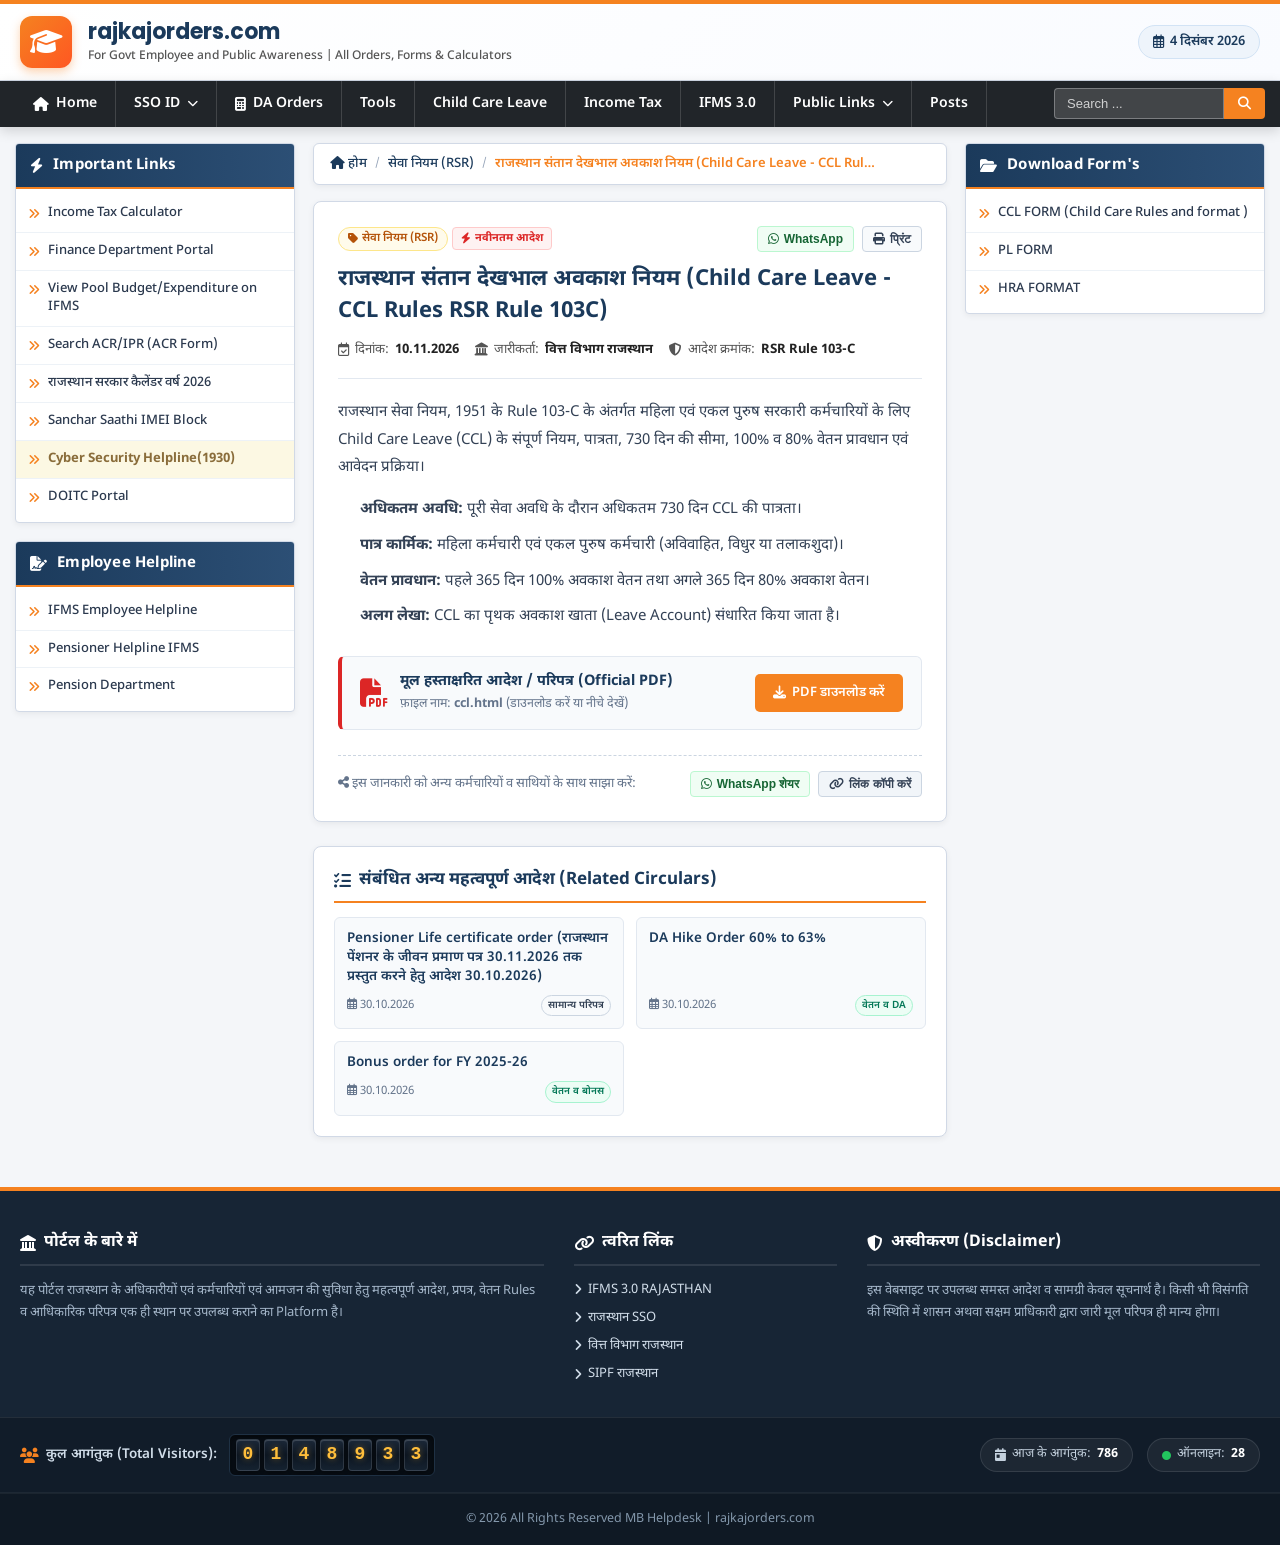
<file: post.html>
<!DOCTYPE html>
<html lang="hi">

<head>
    <meta charset="UTF-8">
    <meta name="viewport" content="width=device-width, initial-scale=1.0">
    <title>राजकीय आदेश विवरण | Rajasthan Govt Orders &amp; Circulars | rajkajorders.com</title>
    <meta name="description" id="meta-description"
        content="राजस्थान सरकार के कर्मचारियों और शिक्षकों के लिए नवीनतम आदेश, परिपत्र, वेतन, डीए, अवकाश नियम एवं आधिकारिक PDF डाउनलोड।">
    <meta name="keywords" id="meta-keywords"
        content="Rajasthan Govt Order, Rajasthan Circular, RSR Rules, Shala Darpan, Paymanager, IFMS 3.0, rajkajorders">
    <meta name="author" content="rajkajorders.com">
    <meta name="robots" content="index, follow, max-image-preview:large, max-snippet:-1, max-video-preview:-1">
    <link rel="canonical" id="canonical-url" href="https://rajkajorders.com/post.html">

    <!-- Open Graph (Facebook, WhatsApp, Social & Search Previews) -->
    <meta property="og:type" content="article">
    <meta property="og:url" id="og-url" content="https://rajkajorders.com/post.html">
    <meta property="og:title" id="og-title" content="राजकीय आदेश विवरण | rajkajorders.com">
    <meta property="og:description" id="og-desc" content="राजस्थान सरकार के कर्मचारियों के लिए नवीनतम आदेश एवं आधिकारिक PDF डाउनलोड।">
    <meta property="og:site_name" content="rajkajorders.com">
    <meta property="og:locale" content="hi_IN">

    <!-- Twitter Card Meta Tags -->
    <meta name="twitter:card" content="summary_large_image">
    <meta name="twitter:title" id="tw-title" content="राजकीय आदेश विवरण | rajkajorders.com">
    <meta name="twitter:description" id="tw-desc" content="राजस्थान सरकार के कर्मचारियों के लिए नवीनतम आदेश एवं आधिकारिक PDF डाउनलोड।">

    <!-- Schema.org Structured Data (Google Rich Results & Search Robots) -->
    <script type="application/ld+json" id="post-schema-json">
    {
      "@context": "https://schema.org",
      "@type": "Article",
      "headline": "राजस्थान सरकारी आदेश विवरण",
      "publisher": {
        "@type": "Organization",
        "name": "rajkajorders.com"
      }
    }
    </script>

    <!-- Google Fonts: Poppins & Noto Sans Devanagari -->
    <link rel="preconnect" href="https://fonts.googleapis.com">
    <link rel="preconnect" href="https://fonts.gstatic.com" crossorigin>
    <link
        href="https://fonts.googleapis.com/css2?family=Noto+Sans+Devanagari:wght@400;500;600;700&family=Poppins:wght@400;500;600;700&display=swap"
        rel="stylesheet">

    <!-- Font Awesome Icons -->
    <link rel="stylesheet" href="https://cdnjs.cloudflare.com/ajax/libs/font-awesome/6.5.1/css/all.min.css">

    <!-- Main Stylesheet -->
    <link rel="stylesheet" href="style.css">
</head>

<body>

    <!-- Top Gov Bar / Branding Header (Same as index.html) -->
    <header class="top-header" id="top-header">
        <div class="header-container">
            <div class="portal-branding">
                <div class="logo-box">
                    <i class="fa-solid fa-graduation-cap portal-icon"></i>
                </div>
                <div class="brand-text">
                    <h1 class="brand-title"><a href="index.html" style="color: inherit; text-decoration: none;">rajkajorders.com</a></h1>
                    <p class="brand-subtitle">For Govt Employee and Public Awareness | All Orders, Forms &amp; Calculators</p>
                </div>
            </div>

            <div class="header-tools">
                <div class="date-badge" id="current-date-badge">
                    <i class="fa-regular fa-calendar-days"></i>
                    <span id="live-date">29 अक्टूबर 2026</span>
                </div>
            </div>
        </div>
    </header>

    <!-- Main Navigation Bar (Same as index.html) -->
    <nav class="main-navbar" id="main-navbar">
        <div class="nav-container">
            <button class="mobile-toggle" id="mobile-menu-toggle" aria-label="Toggle Navigation">
                <i class="fa-solid fa-bars"></i>
            </button>
            <ul class="nav-menu" id="nav-menu">
                <li class="nav-item"><a href="index.html" class="nav-link"><i class="fa-solid fa-house"></i> Home</a></li>

                <li class="nav-item dropdown">
                    <a href="index.html#office-orders" class="nav-link dropdown-toggle">SSO ID <i class="fa-solid fa-chevron-down"></i></a>
                    <ul class="dropdown-menu">
                        <li><a href="./pdfs/ssohelpdesk.pdf" data-filter="state" rel="noopener noreferrer" target="_blank">SSO ID Helpdesk</a></li>
                        <li><a href="#" data-filter="directorate">SSO ID orders</a></li>
                        <li><a href="./pdfs/forms/SSO_Move_Citizen_to_Government_User_Manual updated.pdf" target="_blank" rel="noopener noreferrer" data-filter="finance">convert Citizen sso id to govt</a></li>
                        <li><a href="#" data-filter="transfer">Helpline Numbers</a></li>
                    </ul>
                </li>
                <li class="nav-item"><a href="index.html#calculator" class="nav-link" id="nav-calc-btn"><i class="fa-solid fa-calculator"></i> DA Orders</a></li>
                <li class="nav-item"><a href="index.html#tools" class="nav-link">Tools</a></li>
                <li class="nav-item"><a href="./ccl.html" target="_blank" rel="noopener noreferrer" class="nav-link">Child Care Leave</a></li>
                <li class="nav-item"><a href="index.html#income-tax" class="nav-link" id="nav-tax-btn">Income Tax</a></li>
                <li class="nav-item"><a href="https://ifms.rajasthan.gov.in" target="_blank" rel="noopener" class="nav-link">IFMS 3.0</a></li>
                <li class="nav-item dropdown">
                    <a href="#Public Links" class="nav-link dropdown-toggle">Public Links <i class="fa-solid fa-chevron-down"></i></a>
                    <ul class="dropdown-menu">
                        <li><a href="https://sje.rajasthan.gov.in/" target="_blank" rel="noopener">Schoolarship portal</a></li>
                        <li><a href="https://emitra.rajasthan.gov.in/emitra/home" target="_blank" rel="noopener">Emitra Portal</a></li>
                        <li><a href="https://jansochnaportal.net/" target="_blank" rel="noopener">Jansoochna Portal</a></li>
                        <li><a href="https://sampark.rajasthan.gov.in/" target="_blank" rel="noopener">Raj Sampark Portal</a></li>
                    </ul>
                </li>
                <li class="nav-item"><a href="index.html#PostPage" class="nav-link">Posts</a></li>
            </ul>

            <div class="nav-search-box">
                <input type="text" id="header-search-input" placeholder="Search ..." autocomplete="off">
                <button type="button" id="header-search-btn" aria-label="खोजें"><i class="fa-solid fa-magnifying-glass"></i></button>
            </div>
        </div>
    </nav>

    <!-- Main 3-Column Content Wrapper -->
    <main class="page-body">
        <div class="portal-grid">

            <!-- ================= LEFT COLUMN (Same as index.html) ================= -->
            <aside class="column column-left" id="left-sidebar">

                <!-- Box 1: Latest Updates -->
                <div class="portal-card" id="card-latest-updates">
                    <div class="card-header bg-navy">
                        <i class="fa-solid fa-bolt"></i>
                        <span>Important Links</span>
                    </div>
                    <div class="card-content">
                        <ul class="link-list" id="latest-updates-list">
                            <li>
                                <a href="https://www.incometaxindia.gov.in/income-tax-calculator" target="_blank" rel="noopener noreferrer">
                                    <i class="fa-solid fa-angles-right"></i>
                                    <span>Income Tax Calculator</span>
                                </a>
                            </li>
                            <li>
                                <a href="https://finance.rajasthan.gov.in/" target="_blank" rel="noopener noreferrer">
                                    <i class="fa-solid fa-angles-right"></i>
                                    <span>Finance Department Portal</span>
                                </a>
                            </li>
                            <li>
                                <a href="https://ifms2.rajasthan.gov.in" target="_blank" rel="noopener noreferrer">
                                    <i class="fa-solid fa-angles-right"></i>
                                    <span>View Pool Budget/Expenditure on IFMS</span>
                                </a>
                            </li>
                            <li>
                                <a href="https://dop.rajasthan.gov.in/Content/ImmovablePropertyReturn.aspx?menu_id=369" target="_blank" rel="noopener noreferrer">
                                    <i class="fa-solid fa-angles-right"></i>
                                    <span>Search ACR/IPR (ACR Form)</span>
                                </a>
                            </li>
                            <li>
                                <a href="https://rajcalendar.in" target="_blank" rel="noopener noreferrer">
                                    <i class="fa-solid fa-angles-right"></i>
                                    <span>राजस्थान सरकार कैलेंडर वर्ष 2026</span>
                                </a>
                            </li>
                            <li>
                                <a href="https://sancharsaathi.gov.in/" target="_blank" rel="noopener noreferrer">
                                    <i class="fa-solid fa-angles-right"></i>
                                    <span>Sanchar Saathi IMEI Block</span>
                                </a>
                            </li>
                            <li class="highlight-item">
                                <a href="https://cybercrime.gov.in/home" target="_blank" rel="noopener noreferrer">
                                    <i class="fa-solid fa-angles-right"></i>
                                    <strong>Cyber Security Helpline(1930)</strong>
                                </a>
                            </li>
                            <li>
                                <a href="https://doitc.rajasthan.gov.in" target="_blank" rel="noopener noreferrer">
                                    <i class="fa-solid fa-angles-right"></i>
                                    <span>DOITC Portal</span>
                                </a>
                            </li>
                        </ul>
                    </div>
                </div>

                <!-- Box 2: Latest Formates -->
                <div class="portal-card" id="card-latest-formates">
                    <div class="card-header bg-navy">
                        <i class="fa-solid fa-file-signature"></i>
                        <span>Employee Helpline</span>
                    </div>
                    <div class="card-content">
                        <ul class="link-list" id="employee-helpline-list">
                            <li>
                                <a href="https://ifms.rajasthan.gov.in/#/contact-us" target="_blank" rel="noopener noreferrer">
                                    <i class="fa-solid fa-angles-right"></i>
                                    <span>IFMS Employee Helpline</span>
                                </a>
                            </li>
                            <li>
                                <a href="https://ifms.rajasthan.gov.in/#/contact-us" target="_blank" rel="noopener noreferrer">
                                    <i class="fa-solid fa-angles-right"></i>
                                    <span>Pensioner Helpline IFMS</span>
                                </a>
                            </li>
                            <li>
                                <a href="https://pension.rajasthan.gov.in/" target="_blank" rel="noopener noreferrer">
                                    <i class="fa-solid fa-angles-right"></i>
                                    <span>Pension Department</span>
                                </a>
                            </li>
                        </ul>
                    </div>
                </div>

            </aside>

            <!-- ================= CENTER COLUMN (POST DETAIL) ================= -->
            <section class="column column-center" id="center-content">

                <!-- Breadcrumb Navigation -->
                <nav class="breadcrumb-nav" id="post-breadcrumbs" aria-label="Breadcrumb">
                    <a href="index.html"><i class="fa-solid fa-house"></i> होम</a>
                    <span class="separator">/</span>
                    <a href="index.html" id="bc-cat-link"><span id="bc-cat">राजकीय आदेश</span></a>
                    <span class="separator">/</span>
                    <span class="current" id="bc-title">विवरण</span>
                </nav>

                <!-- Loading State / Fallback -->
                <div id="post-loading-spinner" style="text-align: center; padding: 50px 20px; background: #fff; border-radius: 8px; border: 1px solid #e2e8f0;">
                    <i class="fa-solid fa-circle-notch fa-spin" style="font-size: 32px; color: var(--accent-orange); margin-bottom: 12px;"></i>
                    <p style="font-weight: 600; color: #475569;">आदेश का विवरण लोड हो रहा है...</p>
                </div>

                <!-- Main Post Article Card (Injected via JS) -->
                <article class="post-detail-card" id="post-detail-card" style="display: none;">
                    
                    <!-- Header Meta & Badges -->
                    <div class="post-detail-header">
                        <div class="post-detail-badges">
                            <div>
                                <span class="category-tag" id="post-badge-category">
                                    <i class="fa-solid fa-tag"></i> <span id="post-cat-name-text">श्रेणी</span>
                                </span>
                                <span class="post-badge-type badge-type-latest" id="post-badge-type">
                                    <i class="fa-solid fa-bolt"></i> नवीनतम आदेश
                                </span>
                            </div>
                            <div class="post-actions-right">
                                <button class="btn-action-sm btn-whatsapp" id="btn-share-wa" title="WhatsApp पर शेयर करें">
                                    <i class="fa-brands fa-whatsapp text-success"></i> <span>WhatsApp</span>
                                </button>
                                <button class="btn-action-sm btn-print" onclick="window.print()" title="प्रिंट करें">
                                    <i class="fa-solid fa-print"></i> <span>प्रिंट</span>
                                </button>
                            </div>
                        </div>

                        <!-- Post H1 Title -->
                        <h1 class="post-detail-title" id="post-view-title">आदेश शीर्षक</h1>

                        <!-- Meta Info Row -->
                        <div class="post-detail-meta-row">
                            <span><i class="fa-regular fa-calendar-check text-accent"></i> दिनांक: <strong id="post-view-date">-</strong></span>
                            <span id="post-author-wrap"><i class="fa-solid fa-landmark text-primary"></i> जारीकर्ता: <strong id="post-view-author">राजस्थान सरकार</strong></span>
                            <span id="post-ref-wrap"><i class="fa-solid fa-shield-halved text-success"></i> आदेश क्रमांक: <strong id="post-view-ref">-</strong></span>
                        </div>
                    </div>

                    <!-- Post Body Content -->
                    <div class="post-detail-body" id="post-view-body">
                        <!-- Content goes here -->
                    </div>

                    <!-- Official PDF Download Box -->
                    <div class="post-inline-download-box" id="post-download-box" style="margin-top: 25px;">
                        <div class="download-box-info">
                            <i class="fa-solid fa-file-pdf"></i>
                            <div>
                                <h4>मूल हस्ताक्षरित आदेश / परिपत्र (Official PDF)</h4>
                                <p>फ़ाइल नाम: <strong id="post-pdf-filename">official-order.pdf</strong> (डाउनलोड करें या नीचे देखें)</p>
                            </div>
                        </div>
                        <a href="#" id="post-download-btn-link" target="_blank" rel="noopener noreferrer" class="btn-primary" style="text-decoration: none;">
                            <i class="fa-solid fa-download"></i> PDF डाउनलोड करें
                        </a>
                    </div>

                    <!-- Inbuilt PDF Preview Frame -->
                    <div class="post-pdf-preview-box" id="post-pdf-preview-box">
                        <div class="pdf-preview-header">
                            <span><i class="fa-solid fa-file-pdf"></i> PDF प्रिव्यू (Live Document Preview)</span>
                            <a href="#" id="post-pdf-fullscreen-btn" target="_blank" rel="noopener noreferrer" style="color: #fff; text-decoration: underline; font-size: 12px;">
                                <i class="fa-solid fa-arrow-up-right-from-square"></i> फुल स्क्रीन में खोलें
                            </a>
                        </div>
                        <iframe id="post-pdf-iframe" class="pdf-preview-frame" src="about:blank" title="आदेश PDF प्रिव्यू"></iframe>
                    </div>

                    <!-- Post Bottom Social Bar -->
                    <div style="margin-top: 25px; padding-top: 15px; border-top: 1px dashed #cbd5e1; display: flex; justify-content: space-between; align-items: center; flex-wrap: wrap; gap: 12px;">
                        <div style="font-size: 13px; color: #64748b;">
                            <i class="fa-solid fa-share-nodes"></i> इस जानकारी को अन्य कर्मचारियों व साथियों के साथ साझा करें:
                        </div>
                        <div style="display: flex; gap: 8px; flex-wrap: wrap;">
                            <button class="btn-action-sm btn-whatsapp" id="btn-share-wa-bottom">
                                <i class="fa-brands fa-whatsapp text-success"></i> WhatsApp शेयर
                            </button>
                            <button class="btn-action-sm" id="btn-copy-link" style="background:#f1f5f9;">
                                <i class="fa-solid fa-link"></i> लिंक कॉपी करें
                            </button>
                        </div>
                    </div>

                </article>

                <!-- Not Found Error State -->
                <div class="posts-empty-state" id="post-not-found-state" style="display: none;">
                    <i class="fa-solid fa-circle-exclamation" style="font-size: 40px; color: #dc2626; margin-bottom: 12px;"></i>
                    <h3>आदेश नहीं मिला (Order Not Found)</h3>
                    <p>यह आदेश उपलब्ध नहीं है या इसका लिंक बदल गया है। कृपया मुख्य पृष्ठ पर जाकर अन्य आदेश देखें।</p>
                    <a href="index.html" class="btn-primary" style="text-decoration: none; display: inline-flex; margin-top: 10px;">
                        <i class="fa-solid fa-house"></i> मुख्य पृष्ठ पर जाएं (All Orders)
                    </a>
                </div>

                <!-- Related Orders Section -->
                <section class="related-orders-card" id="related-orders-card">
                    <h3 class="related-orders-title">
                        <i class="fa-solid fa-list-check text-accent"></i> संबंधित अन्य महत्वपूर्ण आदेश (Related Circulars)
                    </h3>
                    <div class="related-orders-grid" id="related-orders-grid">
                        <!-- Related posts injected by JS -->
                    </div>
                </section>

            </section>

            <!-- ================= RIGHT COLUMN (Same as index.html) ================= -->
            <aside class="column column-right" id="right-sidebar">

                <!-- Box: Download Form's -->
                <div class="portal-card" id="card-download-forms">
                    <div class="card-header bg-navy">
                        <i class="fa-solid fa-folder-open"></i>
                        <span>Download Form's</span>
                    </div>
                    <div class="card-content download-list-container">
                        <ul class="link-list right-download-list" id="download-forms-list">
                            <li>
                                <a href="ccl.html">
                                    <i class="fa-solid fa-angles-right"></i>
                                    <span>CCL FORM (Child Care Rules and format )</span>
                                </a>
                            </li>
                            <li>
                                <a href="./pdfs/forms/PL FORM.pdf" target="_blank">
                                    <i class="fa-solid fa-angles-right"></i>
                                    <span>PL FORM</span>
                                </a>
                            </li>
                            <li>
                                <a href="./pdfs/forms/HRAFORMAT.pdf" target="_blank">
                                    <i class="fa-solid fa-angles-right"></i>
                                    <span>HRA FORMAT</span>
                                </a>
                            </li>
                            <li>
                                <a href="#">
                                    <i class="fa-solid fa-angles-right"></i>
                                    <span>राजस्थान सेवा नियम RSR RULES</span>
                                </a>
                            </li>
                            <li>
                                <a href="#">
                                    <i class="fa-solid fa-angles-right"></i>
                                    <span>राज्य बीमा सम्बन्धी प्रपत्र (SI)</span>
                                </a>
                            </li>
                            <li>
                                <a href="#">
                                    <i class="fa-solid fa-angles-right"></i>
                                    <span>सामान्य प्रावधायी निधि सम्बन्धी प्रपत्र(GPF)</span>
                                </a>
                            </li>
                            <li>
                                <a href="#">
                                    <i class="fa-solid fa-angles-right"></i>
                                    <span>नवीन पेंशन योजना सम्बन्धी प्रपत्र (NPS)</span>
                                </a>
                            </li>
                            <li>
                                <a href="#">
                                    <i class="fa-solid fa-angles-right"></i>
                                    <span>सामूहिक दुर्घटना बीमा (GPA)</span>
                                </a>
                            </li>
                            <li>
                                <a href="https://sje.rajasthan.gov.in/" target="_blank" rel="noopener noreferrer">
                                    <i class="fa-solid fa-angles-right"></i>
                                    <span>SCHOLARSHIP-छात्रवृत्ति Portal</span>
                                </a>
                            </li>
                        </ul>
                    </div>
                </div>

            </aside>

        </div>
    </main>

    <!-- Footer (Same as index.html) -->
    <footer class="portal-footer" id="main-footer">
        <div class="footer-top">
            <div class="footer-col">
                <h4><i class="fa-solid fa-landmark"></i> पोर्टल के बारे में</h4>
                <p>यह पोर्टल राजस्थान के अधिकारीयों एवं कर्मचारियों एवं आमजन की सुविधा हेतु महत्वपूर्ण आदेश, प्रपत्र,
                    वेतन Rules व आधिकारिक परिपत्र एक ही स्थान पर उपलब्ध कराने का Platform है।
                </p>
            </div>
            <div class="footer-col">
                <h4><i class="fa-solid fa-link"></i> त्वरित लिंक</h4>
                <ul>
                    <li><a href="https://ifms.rajasthan.gov.in" target="_blank" rel="noopener"><i
                                class="fa-solid fa-angle-right"></i> IFMS 3.0 RAJASTHAN </a></li>
                    <li><a href="https://sso.rajasthan.gov.in" target="_blank" rel="noopener"><i
                                class="fa-solid fa-angle-right"></i> राजस्थान SSO</a></li>
                    <li><a href="https://finance.rajasthan.gov.in" target="_blank" rel="noopener"><i
                                class="fa-solid fa-angle-right"></i> वित्त विभाग राजस्थान</a></li>
                    <li><a href="https://sipf.rajasthan.gov.in" target="_blank" rel="noopener"><i
                                class="fa-solid fa-angle-right"></i> SIPF राजस्थान</a></li>
                </ul>
            </div>
            <div class="footer-col">
                <h4><i class="fa-solid fa-shield-halved"></i> अस्वीकरण (Disclaimer)</h4>
                <p>इस वेबसाइट पर उपलब्ध समस्त आदेश व सामग्री केवल सूचनार्थ है। किसी भी विसंगति की स्थिति में शासन अथवा
                    सक्षम प्राधिकारी द्वारा जारी मूल परिपत्र ही मान्य होगा।</p>
            </div>
        </div>
        <!-- Footer Visitor & Stats Bar -->
        <div class="footer-visitor-bar">
            <div class="visitor-counter-container">
                <div class="visitor-item">
                    <span class="visitor-title"><i class="fa-solid fa-users"></i> कुल आगंतुक (Total Visitors):</span>
                    <div class="counter-display" id="total-visitor-counter">
                        <span class="counter-digit">0</span>
                        <span class="counter-digit">1</span>
                        <span class="counter-digit">4</span>
                        <span class="counter-digit">8</span>
                        <span class="counter-digit">9</span>
                        <span class="counter-digit">3</span>
                        <span class="counter-digit">0</span>
                    </div>
                </div>
                <div class="visitor-stats-meta">
                    <span class="visitor-stat-badge"><i class="fa-solid fa-calendar-day"></i> आज के आगंतुक: <strong
                            id="today-visitor-count">742</strong></span>
                    <span class="visitor-stat-badge"><i class="fa-solid fa-circle text-success pulse-dot"></i> ऑनलाइन:
                        <strong id="online-visitor-count">19</strong></span>
                </div>
            </div>
        </div>

        <div class="footer-bottom">
            <p>© 2026 All Rights Reserved MB Helpdesk | rajkajorders.com</p>
        </div>
    </footer>

    <!-- App Scripts -->
    <script src="app.js"></script>

    <!-- Post Detail Loader Script -->
    <script>
        document.addEventListener('DOMContentLoaded', () => {
            const urlParams = new URLSearchParams(window.location.search);
            const postId = urlParams.get('id') || (window.location.hash ? window.location.hash.replace('#', '') : '');

            const loadingEl = document.getElementById('post-loading-spinner');
            const cardEl = document.getElementById('post-detail-card');
            const notFoundEl = document.getElementById('post-not-found-state');

            // Find post in portalPosts
            let post = null;
            if (typeof portalPosts !== 'undefined' && Array.isArray(portalPosts)) {
                post = portalPosts.find(p => p.id === postId);
                if (!post && !postId && portalPosts.length > 0) {
                    post = portalPosts[0];
                }
            }

            if (!post) {
                if (loadingEl) loadingEl.style.display = 'none';
                if (notFoundEl) notFoundEl.style.display = 'block';
                return;
            }

            // Hide loader, show post
            if (loadingEl) loadingEl.style.display = 'none';
            if (cardEl) cardEl.style.display = 'block';

            // 1. Dynamic Page Meta & Title (Googlebot & SEO)
            const fullTitle = `${post.title} | rajkajorders.com`;
            document.title = fullTitle;

            const cleanDescription = post.body ? post.body.replace(/<[^>]*>/g, '').replace(/\s+/g, ' ').substring(0, 165).trim() : post.title;
            const metaDesc = document.getElementById('meta-description');
            if (metaDesc) metaDesc.setAttribute('content', cleanDescription);

            const ogTitle = document.getElementById('og-title');
            if (ogTitle) ogTitle.setAttribute('content', post.title);

            const ogDesc = document.getElementById('og-desc');
            if (ogDesc) ogDesc.setAttribute('content', cleanDescription);

            const currentUrl = window.location.href;
            const canUrl = document.getElementById('canonical-url');
            if (canUrl) canUrl.setAttribute('href', currentUrl);

            const ogUrl = document.getElementById('og-url');
            if (ogUrl) ogUrl.setAttribute('content', currentUrl);

            // 2. Dynamic Schema.org JSON-LD (Search Robots & Google Rich Snippets)
            try {
                const schema = {
                    "@context": "https://schema.org",
                    "@type": "Article",
                    "headline": post.title,
                    "description": cleanDescription,
                    "datePublished": (post.date ? post.date.split('.').reverse().join('-') : '2026-10-30') + "T09:00:00+05:30",
                    "dateModified": new Date().toISOString(),
                    "author": {
                        "@type": "Organization",
                        "name": post.author || "राजस्थान सरकार"
                    },
                    "publisher": {
                        "@type": "Organization",
                        "name": "rajkajorders.com",
                        "url": "https://rajkajorders.com"
                    },
                    "mainEntityOfPage": {
                        "@type": "WebPage",
                        "@id": currentUrl
                    }
                };
                const schemaScript = document.getElementById('post-schema-json');
                if (schemaScript) schemaScript.textContent = JSON.stringify(schema, null, 2);
            } catch (e) { }

            // 3. Populate Breadcrumbs
            const bcCat = document.getElementById('bc-cat');
            const bcTitle = document.getElementById('bc-title');
            if (bcCat) bcCat.textContent = post.categoryName || getCategoryLabel(post.category);
            if (bcTitle) bcTitle.textContent = post.title;

            // 4. Populate Header & Badges
            const catBadge = document.getElementById('post-badge-category');
            const catText = document.getElementById('post-cat-name-text');
            if (catBadge) catBadge.className = `category-tag tag-${post.category || 'default'}`;
            if (catText) catText.textContent = post.categoryName || getCategoryLabel(post.category);

            const typeBadge = document.getElementById('post-badge-type');
            if (typeBadge) {
                if (post.type === 'older') {
                    typeBadge.className = 'post-badge-type badge-type-older';
                    typeBadge.innerHTML = '<i class="fa-solid fa-clock-rotate-left"></i> पूर्व परिपत्र';
                } else {
                    typeBadge.className = 'post-badge-type badge-type-latest';
                    typeBadge.innerHTML = '<i class="fa-solid fa-bolt"></i> नवीनतम आदेश';
                }
            }

            const titleEl = document.getElementById('post-view-title');
            if (titleEl) titleEl.textContent = post.title;

            const dateEl = document.getElementById('post-view-date');
            if (dateEl) dateEl.textContent = post.date;

            const authorEl = document.getElementById('post-view-author');
            if (authorEl) authorEl.textContent = post.author || 'राजस्थान सरकार';

            const refEl = document.getElementById('post-view-ref');
            const refWrap = document.getElementById('post-ref-wrap');
            if (post.orderRef && refEl) {
                refEl.textContent = post.orderRef;
            } else if (refWrap) {
                refWrap.style.display = 'none';
            }

            // 5. Populate Body Content
            const bodyEl = document.getElementById('post-view-body');
            if (bodyEl) {
                bodyEl.innerHTML = post.body || '<p>इस आदेश का विवरण उपलब्ध नहीं है। कृपया संलग्न PDF फ़ाइल डाउनलोड करें।</p>';
            }

            // 6. Handle PDF Link & Preview Frame
            const pdfUrl = post.pdfUrl || 'pdfs/sample-order.pdf';
            const pdfFileName = pdfUrl.split('/').pop() || 'official-order.pdf';
            
            const pdfNameEl = document.getElementById('post-pdf-filename');
            if (pdfNameEl) pdfNameEl.textContent = pdfFileName;

            const dlBtn = document.getElementById('post-download-btn-link');
            if (dlBtn) {
                dlBtn.href = pdfUrl;
                dlBtn.setAttribute('download', pdfFileName);
                dlBtn.onclick = (e) => {
                    if (typeof downloadFile === 'function') {
                        e.preventDefault();
                        downloadFile(pdfUrl, pdfFileName);
                    }
                };
            }

            const iframe = document.getElementById('post-pdf-iframe');
            const fullscreenBtn = document.getElementById('post-pdf-fullscreen-btn');
            const previewBox = document.getElementById('post-pdf-preview-box');

            if (fullscreenBtn) fullscreenBtn.href = pdfUrl;

            if (iframe && pdfUrl && (pdfUrl.endsWith('.pdf') || pdfUrl.includes('finance.rajasthan.gov.in') || pdfUrl.includes('drive.google.com'))) {
                iframe.src = pdfUrl;
            } else if (previewBox) {
                previewBox.style.display = 'none';
            }

            // 7. Sharing Handlers
            const setupShare = (btnId) => {
                const btn = document.getElementById(btnId);
                if (btn) {
                    btn.onclick = () => {
                        const shareText = `📌 *${post.title}*\nदिनांक: ${post.date}\n\nपूरा आदेश व आधिकारिक विवरण पढ़ें:\n${currentUrl}`;
                        const waUrl = `https://api.whatsapp.com/send?text=${encodeURIComponent(shareText)}`;
                        window.open(waUrl, '_blank');
                    };
                }
            };
            setupShare('btn-share-wa');
            setupShare('btn-share-wa-bottom');

            const copyBtn = document.getElementById('btn-copy-link');
            if (copyBtn) {
                copyBtn.onclick = () => {
                    if (navigator.clipboard) {
                        navigator.clipboard.writeText(currentUrl).then(() => {
                            if (typeof showToast === 'function') showToast('पेज लिंक कॉपी हो गया!', 'fa-clipboard-check');
                            else alert('लिंक कॉपी हो गया!');
                        });
                    }
                };
            }

            // 8. Populate Related Orders Grid
            const relatedGrid = document.getElementById('related-orders-grid');
            if (relatedGrid && typeof portalPosts !== 'undefined') {
                const others = portalPosts.filter(p => p.id !== post.id).slice(0, 4);
                if (others.length === 0) {
                    document.getElementById('related-orders-card').style.display = 'none';
                } else {
                    relatedGrid.innerHTML = others.map(item => {
                        const targetUrl = item.customPageUrl || `post.html?id=${encodeURIComponent(item.id)}`;
                        return `
                            <div class="related-order-item">
                                <h4><a href="${targetUrl}">${item.title}</a></h4>
                                <div class="related-order-meta">
                                    <span><i class="fa-regular fa-calendar-days"></i> ${item.date}</span>
                                    <span class="category-tag tag-${item.category || 'default'}" style="font-size: 10px; padding: 2px 6px;">
                                        ${item.categoryName || getCategoryLabel(item.category)}
                                    </span>
                                </div>
                            </div>
                        `;
                    }).join('');
                }
            }
        });
    </script>
</body>

</html>
</file>
<file: style.css>
/* ==========================================================
   राजस्थान शिक्षक एवं कर्मचारी पोर्टल - CSS Design System
   Modern Government & Educational Portal Style
   ========================================================== */

:root {
    --primary-navy: #1b3a5b;
    --navy-dark: #12283e;
    --navy-light: #2c4f75;
    --menu-black: #212529;
    --menu-gray: #4b5563;
    --menu-gray-dark: #374151;
    --menu-gray-light: #6b7280;
    --accent-orange: #f58220;
    --accent-orange-hover: #e06f10;
    --accent-gold: #ffb703;
    --table-header-bg: #cfe2f3;
    --table-header-text: #1b3a5b;
    --table-border: #b8cce4;
    --table-row-hover: #f0f7fd;
    --table-row-alt: #fcfdfe;
    --text-dark: #222222;
    --text-muted: #555555;
    --bg-light: #f4f6f9;
    --bg-card: #ffffff;
    --border-color: #d1d9e6;
    --badge-new-gradient: linear-gradient(135deg, #0072ff 0%, #00c6ff 100%);
    --font-heading: 'Poppins', 'Noto Sans Devanagari', sans-serif;
    --font-body: 'Noto Sans Devanagari', 'Poppins', sans-serif;
    --shadow-sm: 0 2px 6px rgba(0, 0, 0, 0.06);
    --shadow-md: 0 4px 14px rgba(0, 0, 0, 0.1);
    --shadow-lg: 0 10px 30px rgba(0, 0, 0, 0.15);
    --transition-fast: all 0.2s ease-in-out;
}

/* Global Reset & Base */
*,
*::before,
*::after {
    box-sizing: border-box;
    margin: 0;
    padding: 0;
}

body {
    font-family: var(--font-body);
    font-size: 14px;
    line-height: 1.55;
    color: var(--text-dark);
    background-color: var(--bg-light);
    -webkit-font-smoothing: antialiased;
}

a {
    color: inherit;
    text-decoration: none;
}

ul {
    list-style: none;
}

/* ================= TOP HEADER ================= */
.top-header {
    background: linear-gradient(135deg, #ffffff 0%, #f9fbff 100%);
    border-top: 4px solid var(--accent-orange);
    border-bottom: 1px solid var(--border-color);
    padding: 12px 0;
    box-shadow: var(--shadow-sm);
}

.header-container {
    max-width: 1400px;
    margin: 0 auto;
    padding: 0 20px;
    display: flex;
    justify-content: space-between;
    align-items: center;
    flex-wrap: wrap;
    gap: 15px;
}

.portal-branding {
    display: flex;
    align-items: center;
    gap: 16px;
}

.logo-box {
    width: 52px;
    height: 52px;
    background: linear-gradient(135deg, var(--accent-orange) 0%, #ff5722 100%);
    border-radius: 12px;
    display: flex;
    align-items: center;
    justify-content: center;
    color: #ffffff;
    font-size: 26px;
    box-shadow: 0 4px 10px rgba(245, 130, 32, 0.35);
}

.brand-text .brand-title {
    font-family: var(--font-heading);
    font-size: 22px;
    font-weight: 700;
    color: var(--primary-navy);
    line-height: 1.25;
}

.brand-text .brand-subtitle {
    font-size: 12px;
    color: var(--text-muted);
    font-weight: 500;
    margin-top: 2px;
}

.header-tools {
    display: flex;
    align-items: center;
    gap: 12px;
}

.date-badge {
    background: #eef4fb;
    color: var(--primary-navy);
    padding: 6px 14px;
    border-radius: 20px;
    font-size: 13px;
    font-weight: 600;
    border: 1px solid #d2e3f5;
    display: flex;
    align-items: center;
    gap: 6px;
}

.btn-admin-modal {
    background: var(--primary-navy);
    color: #ffffff;
    border: none;
    padding: 8px 16px;
    border-radius: 6px;
    font-size: 13px;
    font-weight: 600;
    cursor: pointer;
    display: flex;
    align-items: center;
    gap: 8px;
    transition: var(--transition-fast);
}

.btn-admin-modal:hover {
    background: var(--accent-orange);
    transform: translateY(-1px);
    box-shadow: 0 4px 12px rgba(245, 130, 32, 0.3);
}

/* ================= MAIN NAVIGATION BAR ================= */
.main-navbar {
    background-color: var(--menu-black);
    position: sticky;
    top: 0;
    z-index: 100;
    box-shadow: 0 4px 12px rgba(0, 0, 0, 0.15);
}

.nav-container {
    max-width: 1400px;
    margin: 0 auto;
    padding: 0 15px;
    display: flex;
    align-items: stretch;
    justify-content: space-between;
}

.mobile-toggle {
    display: none;
    background: none;
    border: none;
    color: #ffffff;
    font-size: 20px;
    padding: 12px 16px;
    cursor: pointer;
}

.nav-menu {
    display: flex;
    align-items: stretch;
    flex-wrap: wrap;
}

.nav-item {
    position: relative;
    background-color: var(--menu-black);
    border-right: 1px solid rgba(255, 255, 255, 0.15);
}

.nav-link {
    display: flex;
    align-items: center;
    gap: 7px;
    padding: 12px 18px;
    color: #ffffff;
    font-size: 14px;
    font-weight: 600;
    transition: var(--transition-fast);
    height: 100%;
}

.nav-item:hover>.nav-link,
.nav-item.active>.nav-link {
    background-color: var(--accent-orange);
    color: #ffffff;
}

/* Dropdown */
.nav-item.dropdown .dropdown-toggle i {
    font-size: 11px;
    transition: transform 0.2s ease;
}

.nav-item.dropdown:hover .dropdown-toggle i {
    transform: rotate(180deg);
}

.dropdown-menu {
    position: absolute;
    top: 100%;
    left: 0;
    background: #ffffff;
    min-width: 200px;
    box-shadow: var(--shadow-lg);
    border-radius: 0 0 6px 6px;
    overflow: hidden;
    display: none;
    z-index: 110;
    border-top: 3px solid var(--accent-orange);
}

.dropdown-menu li a {
    display: block;
    padding: 10px 16px;
    color: var(--text-dark);
    font-size: 13px;
    font-weight: 500;
    border-bottom: 1px solid #f0f0f0;
    transition: var(--transition-fast);
}

.dropdown-menu li a:hover {
    background-color: #f7f9fc;
    color: var(--accent-orange);
    padding-left: 20px;
}

.nav-item.dropdown:hover .dropdown-menu {
    display: block;
    animation: fadeInMenu 0.2s ease forwards;
}

@keyframes fadeInMenu {
    from {
        opacity: 0;
        transform: translateY(6px);
    }

    to {
        opacity: 1;
        transform: translateY(0);
    }
}

/* Header Search */
.nav-search-box {
    display: flex;
    align-items: center;
    padding: 6px 0;
}

.nav-search-box input {
    background: rgba(255, 255, 255, 0.15);
    border: 1px solid rgba(255, 255, 255, 0.3);
    border-radius: 4px 0 0 4px;
    padding: 7px 12px;
    color: #ffffff;
    font-size: 13px;
    outline: none;
    transition: var(--transition-fast);
    width: 170px;
}

.nav-search-box input::placeholder {
    color: rgba(255, 255, 255, 0.75);
}

.nav-search-box input:focus {
    background: rgba(255, 255, 255, 0.95);
    color: var(--text-dark);
    width: 220px;
}

.nav-search-box input:focus::placeholder {
    color: #999;
}

.nav-search-box button {
    background: var(--accent-orange);
    color: #ffffff;
    border: none;
    padding: 8px 14px;
    border-radius: 0 4px 4px 0;
    cursor: pointer;
    font-size: 13px;
    transition: var(--transition-fast);
}

.nav-search-box button:hover {
    background: var(--accent-orange-hover);
}

/* ================= TICKER BAR ================= */
.ticker-wrapper {
    background: #ffffff;
    border-bottom: 1px solid var(--border-color);
    display: flex;
    align-items: center;
    max-width: 1400px;
    margin: 12px auto 0 auto;
    border-radius: 6px;
    overflow: hidden;
    box-shadow: var(--shadow-sm);
}

.ticker-label {
    background: #d90429;
    color: #ffffff;
    padding: 8px 16px;
    font-weight: 700;
    font-size: 13px;
    white-space: nowrap;
    display: flex;
    align-items: center;
    gap: 8px;
    z-index: 2;
}

.ticker-content {
    flex: 1;
    overflow: hidden;
    white-space: nowrap;
    position: relative;
    padding: 8px 0;
}

.ticker-text {
    display: inline-block;
    padding-left: 100%;
    animation: marqueeAnimation 32s linear infinite;
}

.ticker-text:hover {
    animation-play-state: paused;
}

.ticker-text span {
    display: inline-block;
    margin-right: 40px;
    font-size: 13.5px;
    color: #333333;
    font-weight: 500;
}

@keyframes marqueeAnimation {
    0% {
        transform: translate3d(0, 0, 0);
    }

    100% {
        transform: translate3d(-100%, 0, 0);
    }
}

/* ================= 3-COLUMN MAIN LAYOUT ================= */
.page-body {
    max-width: 1400px;
    margin: 16px auto 40px auto;
    padding: 0 15px;
}

.portal-grid {
    display: grid;
    grid-template-columns: 280px minmax(0, 1fr) 300px;
    gap: 18px;
    align-items: start;
}

/* Card Components */
.portal-card {
    background: var(--bg-card);
    border: 1px solid var(--border-color);
    border-radius: 4px;
    margin-bottom: 18px;
    box-shadow: var(--shadow-sm);
    overflow: hidden;
}

.card-header {
    padding: 10px 14px;
    color: #ffffff;
    font-weight: 700;
    font-size: 15px;
    display: flex;
    align-items: center;
    gap: 10px;
    letter-spacing: 0.2px;
}

.card-header.bg-navy {
    background: linear-gradient(to right, var(--primary-navy), var(--navy-light));
    border-bottom: 2px solid var(--accent-orange);
}

.card-content {
    padding: 6px 0;
}

/* Link Lists (Left & Right Column) */
.link-list li {
    border-bottom: 1px solid #edf2f7;
    position: relative;
}

.link-list li:last-child {
    border-bottom: none;
}

.link-list li a {
    display: flex;
    align-items: flex-start;
    padding: 9px 12px;
    gap: 8px;
    color: #2b394e;
    font-size: 13px;
    line-height: 1.45;
    font-weight: 500;
    transition: var(--transition-fast);
}

.link-list li a:hover {
    background-color: #f0f6ff;
    color: #0b5ed7;
    padding-left: 16px;
}

.link-list li a>i {
    color: var(--accent-orange);
    font-size: 12px;
    margin-top: 4px;
    flex-shrink: 0;
    transition: transform 0.2s ease;
}

.link-list li a:hover>i {
    transform: translateX(3px);
}

.link-list li a span {
    flex: 1;
}

.author-tag {
    color: #666666;
    font-size: 11.5px;
    display: block;
    font-weight: normal;
}

.highlight-item {
    background-color: #fcf8e3;
}

.highlight-item a {
    color: #8a6d3b !important;
}

/* Animated NEW Badge */
.badge-new {
    display: inline-block;
    background: var(--badge-new-gradient);
    color: #ffffff;
    font-size: 9.5px;
    font-weight: 800;
    padding: 2px 6px;
    border-radius: 4px;
    margin-left: 6px;
    text-transform: uppercase;
    letter-spacing: 0.5px;
    animation: badgePulse 1.6s infinite;
    vertical-align: middle;
}

@keyframes badgePulse {
    0% {
        transform: scale(1);
        box-shadow: 0 0 0 0 rgba(0, 114, 255, 0.6);
    }

    70% {
        transform: scale(1.05);
        box-shadow: 0 0 0 6px rgba(0, 114, 255, 0);
    }

    100% {
        transform: scale(1);
        box-shadow: 0 0 0 0 rgba(0, 114, 255, 0);
    }
}

/* Download list specific */
.download-list-container {
    max-height: 850px;
    overflow-y: auto;
    scrollbar-width: thin;
    scrollbar-color: #b8cce4 #f1f1f1;
}

.download-list-container::-webkit-scrollbar {
    width: 6px;
}

.download-list-container::-webkit-scrollbar-thumb {
    background-color: #b8cce4;
    border-radius: 3px;
}

.right-download-list .hi-text {
    color: #4f5d75;
    font-size: 12px;
    display: inline-block;
    margin-top: 2px;
}

/* ================= CENTER COLUMN (POSTS FEED & CONTROLS) ================= */
.posts-header-card {
    background: #ffffff;
    border: 1px solid var(--border-color);
    border-radius: 6px;
    padding: 16px 18px;
    border-top: 4px solid var(--primary-navy);
    margin-bottom: 16px;
    box-shadow: var(--shadow-sm);
}

.posts-header-top {
    display: flex;
    justify-content: space-between;
    align-items: flex-start;
    gap: 12px;
    margin-bottom: 14px;
    flex-wrap: wrap;
}

.posts-title-block h2 {
    font-size: 18px;
    font-weight: 700;
    color: var(--primary-navy);
    display: flex;
    align-items: center;
    gap: 8px;
    line-height: 1.3;
}

.posts-title-block h2 i {
    color: var(--accent-orange);
}

.posts-subtitle {
    font-size: 12.5px;
    color: var(--text-muted);
    margin-top: 3px;
}

.posts-count-badge {
    background: #eaf2fc;
    color: var(--primary-navy);
    border: 1px solid #cce0f8;
    font-size: 12px;
    font-weight: 700;
    padding: 4px 12px;
    border-radius: 20px;
    white-space: nowrap;
}

/* Post Search Box */
.posts-search-box {
    margin-bottom: 14px;
}

.search-input-group {
    position: relative;
    display: flex;
    align-items: center;
}

.search-input-group>i {
    position: absolute;
    left: 12px;
    color: #888888;
    font-size: 14px;
}

.search-input-group input {
    width: 100%;
    padding: 9px 38px;
    font-size: 14px;
    border: 1px solid #ccd6e0;
    border-radius: 6px;
    outline: none;
    font-family: inherit;
    transition: var(--transition-fast);
    background-color: #fafbfc;
}

.search-input-group input:focus {
    background-color: #ffffff;
    border-color: #0b5ed7;
    box-shadow: 0 0 0 3px rgba(11, 94, 215, 0.15);
}

#clear-post-search-btn {
    position: absolute;
    right: 12px;
    background: none;
    border: none;
    color: #999;
    cursor: pointer;
    font-size: 14px;
}

/* Post View Switcher Tabs (All / Latest / Older) */
.posts-tabs-nav {
    display: flex;
    gap: 8px;
    margin-bottom: 12px;
    border-bottom: 2px solid #edf2f7;
    padding-bottom: 12px;
    flex-wrap: wrap;
}

.post-nav-tab {
    background: #f1f5f9;
    border: 1px solid #cbd5e1;
    color: #334155;
    padding: 7px 15px;
    border-radius: 6px;
    font-size: 13px;
    font-weight: 600;
    cursor: pointer;
    display: inline-flex;
    align-items: center;
    gap: 7px;
    transition: var(--transition-fast);
}

.post-nav-tab:hover {
    background: #e2e8f0;
    color: #0f172a;
}

.post-nav-tab.active {
    background: var(--primary-navy);
    color: #ffffff;
    border-color: var(--primary-navy);
    box-shadow: 0 2px 6px rgba(27, 58, 91, 0.25);
}

.post-nav-tab.active i.text-danger {
    color: #ff6b6b !important;
}

.tab-pill-badge {
    background: linear-gradient(135deg, #ef4444, #dc2626);
    color: #ffffff;
    font-size: 10px;
    font-weight: 800;
    padding: 1px 6px;
    border-radius: 10px;
    text-transform: uppercase;
}

/* Categories Filter Bar */
.posts-categories-filter {
    display: flex;
    align-items: center;
    gap: 10px;
    flex-wrap: wrap;
}

.cat-label {
    font-size: 12px;
    font-weight: 700;
    color: #64748b;
    display: inline-flex;
    align-items: center;
    gap: 4px;
}

.cat-pills-list {
    display: flex;
    flex-wrap: wrap;
    gap: 6px;
}

.pill-btn {
    background: #f1f4f8;
    border: 1px solid #d4dde8;
    color: #445566;
    padding: 4px 11px;
    border-radius: 20px;
    font-size: 12px;
    font-weight: 600;
    cursor: pointer;
    transition: var(--transition-fast);
}

.pill-btn:hover,
.pill-btn.active {
    background: var(--accent-orange);
    color: #ffffff;
    border-color: var(--accent-orange);
}

/* Posts Feed List */
.posts-feed-list {
    display: flex;
    flex-direction: column;
    gap: 14px;
    margin-bottom: 16px;
}

/* Post Card Component */
.post-card {
    background: #ffffff;
    border: 1px solid var(--border-color);
    border-radius: 6px;
    padding: 16px 18px;
    box-shadow: var(--shadow-sm);
    transition: transform 0.2s ease, box-shadow 0.2s ease, border-color 0.2s ease;
    position: relative;
    overflow: hidden;
    border-left: 4px solid #94a3b8;
}

.post-card:hover {
    transform: translateY(-2px);
    box-shadow: var(--shadow-md);
    border-color: #a5b4fc;
}

.post-card.type-latest {
    border-left-color: var(--accent-orange);
}

.post-card.type-older {
    border-left-color: #64748b;
    background-color: #fafbfc;
}

.post-card.featured {
    border-left: 5px solid #0b5ed7;
    background: linear-gradient(180deg, #ffffff 0%, #f6faff 100%);
    box-shadow: 0 3px 10px rgba(11, 94, 215, 0.08);
}

.featured-ribbon {
    position: absolute;
    top: 0;
    right: 0;
    background: linear-gradient(135deg, #0b5ed7, #004085);
    color: #ffffff;
    font-size: 11px;
    font-weight: 700;
    padding: 3px 12px;
    border-radius: 0 0 0 8px;
    display: flex;
    align-items: center;
    gap: 5px;
    box-shadow: 0 2px 4px rgba(0, 0, 0, 0.15);
}

.post-card-top {
    display: flex;
    justify-content: space-between;
    align-items: center;
    gap: 10px;
    margin-bottom: 8px;
    flex-wrap: wrap;
}

.post-meta-tags {
    display: flex;
    align-items: center;
    gap: 10px;
    flex-wrap: wrap;
}

.category-tag {
    font-size: 11.5px;
    font-weight: 600;
    padding: 2px 9px;
    border-radius: 12px;
    border: 1px solid transparent;
    display: inline-flex;
    align-items: center;
    gap: 4px;
}

.tag-da_pay, .tag-Finance {
    background: #ecfdf5;
    color: #047857;
    border-color: #a7f3d0;
}

.tag-general {
    background: #f8fafc;
    color: #334155;
    border-color: #cbd5e1;
}



.tag-rules {
    background: #fffbeb;
    color: #b45309;
    border-color: #fde68a;
}

.tag-schemes {
    background: #fff1f2;
    color: #be123c;
    border-color: #fecdd3;
}

.tag-default {
    background: #f1f5f9;
    color: #475569;
    border-color: #cbd5e1;
}

.post-date, .post-author {
    font-size: 12px;
    color: #64748b;
    display: inline-flex;
    align-items: center;
    gap: 5px;
}

.post-badge-type {
    font-size: 11px;
    font-weight: 700;
    padding: 2px 8px;
    border-radius: 4px;
    display: inline-flex;
    align-items: center;
    gap: 4px;
}

.badge-type-latest {
    background: #fef2f2;
    color: #dc2626;
    border: 1px solid #fecaca;
}

.badge-type-older {
    background: #f1f5f9;
    color: #475569;
    border: 1px solid #e2e8f0;
}

.post-title {
    font-size: 19px;
    font-weight: 700;
    line-height: 1.45;
    margin: 8px 0 10px 0;
}

.post-title a {
    color: var(--primary-navy);
    transition: var(--transition-fast);
}

.post-title a:hover {
    color: #d90429;
    text-decoration: underline;
}

/* Full Post Article Body (200-300+ Words Inline) */
.post-full-body {
    font-size: 14.5px;
    line-height: 1.85;
    color: #334155;
    margin: 14px 0 18px 0;
}

.post-full-body p {
    margin-bottom: 12px;
    text-align: justify;
}

.post-full-body h4 {
    font-size: 15.5px;
    font-weight: 700;
    color: var(--primary-navy);
    margin: 18px 0 10px 0;
    padding-left: 10px;
    border-left: 4px solid var(--accent-orange);
    background: #f8fafc;
    padding: 6px 10px;
    border-radius: 0 4px 4px 0;
}

.post-full-body ul {
    margin: 10px 0 16px 24px;
    list-style: disc;
}

.post-full-body ul li {
    margin-bottom: 8px;
    line-height: 1.7;
}

.post-full-body strong {
    color: #0f172a;
}

/* Inline PDF Download Callout Box */
.post-inline-download-box {
    background: #f8fafc;
    border: 1px solid #e2e8f0;
    border-left: 4px solid #dc2626;
    border-radius: 6px;
    padding: 14px 18px;
    display: flex;
    align-items: center;
    justify-content: space-between;
    gap: 14px;
    margin: 18px 0 14px 0;
    flex-wrap: wrap;
}

.post-meta-footer {
    font-size: 12.5px;
    color: #64748b;
    display: flex;
    align-items: center;
    gap: 14px;
    flex-wrap: wrap;
}

.post-meta-footer strong {
    color: #1e293b;
}

.btn-action-sm.btn-whatsapp {
    background: #f0fdf4;
    border-color: #bbf7d0;
    color: #166534;
}

.btn-action-sm.btn-whatsapp:hover {
    background: #25d366;
    border-color: #25d366;
    color: #ffffff;
}

.btn-action-sm.btn-print:hover {
    background: var(--primary-navy);
    border-color: var(--primary-navy);
    color: #ffffff;
}

.post-ref-tag {
    font-size: 12px;
    color: #64748b;
    background: #f8fafc;
    border: 1px dashed #cbd5e1;
    padding: 4px 10px;
    border-radius: 4px;
    display: inline-flex;
    align-items: center;
    gap: 6px;
    margin-bottom: 10px;
}

.post-ref-tag strong {
    color: var(--primary-navy);
}

.post-card-bottom {
    display: flex;
    justify-content: space-between;
    align-items: center;
    border-top: 1px solid #f1f5f9;
    padding-top: 14px;
    margin-top: 10px;
    flex-wrap: wrap;
    gap: 10px;
}

.post-actions-right {
    display: flex;
    gap: 8px;
    flex-wrap: wrap;
}

.btn-action-sm {
    background: #f8fafc;
    border: 1px solid #cbd5e1;
    color: #334155;
    padding: 5px 10px;
    border-radius: 4px;
    font-size: 12px;
    font-weight: 600;
    cursor: pointer;
    display: inline-flex;
    align-items: center;
    gap: 5px;
    transition: var(--transition-fast);
}

.btn-action-sm:hover {
    background: #e2e8f0;
    color: #0f172a;
}

.btn-action-sm.btn-pdf:hover {
    background: #fee2e2;
    border-color: #fca5a5;
    color: #b91c1c;
}

.btn-action-sm.btn-share:hover {
    background: #dcfce7;
    border-color: #86efac;
    color: #15803d;
}

.highlight-text {
    background: #fff3cd;
    color: #222;
    padding: 0 2px;
    border-radius: 2px;
}

/* Empty State */
.posts-empty-state {
    text-align: center;
    background: #ffffff;
    border: 1px dashed #cbd5e1;
    border-radius: 8px;
    padding: 40px 20px;
}

.posts-empty-state i {
    font-size: 40px;
    color: var(--accent-orange);
    margin-bottom: 12px;
}

.posts-empty-state h3 {
    font-size: 18px;
    color: var(--primary-navy);
    margin-bottom: 6px;
}

.posts-empty-state p {
    font-size: 13.5px;
    color: #64748b;
    max-width: 450px;
    margin: 0 auto 16px auto;
}

/* Posts Pagination Bar */
.posts-pagination-bar {
    background: #ffffff;
    border: 1px solid var(--border-color);
    border-radius: 6px;
    padding: 12px 18px;
    display: flex;
    justify-content: space-between;
    align-items: center;
    flex-wrap: wrap;
    gap: 12px;
    font-size: 13px;
    color: #555555;
    margin-bottom: 18px;
}

.posts-pagination-controls {
    display: flex;
    align-items: center;
    gap: 6px;
}

.page-numbers-group {
    display: flex;
    gap: 4px;
}

.pg-btn {
    background: #ffffff;
    border: 1px solid #d0d7de;
    padding: 6px 12px;
    border-radius: 4px;
    font-size: 12.5px;
    font-weight: 600;
    color: #333;
    cursor: pointer;
    transition: var(--transition-fast);
    display: inline-flex;
    align-items: center;
    gap: 5px;
}

.pg-btn:hover:not(:disabled) {
    background: #eef4fc;
    color: #0b5ed7;
    border-color: #0b5ed7;
}

.pg-btn.active {
    background: var(--primary-navy);
    color: #ffffff;
    border-color: var(--primary-navy);
}

.pg-btn:disabled {
    opacity: 0.45;
    cursor: not-allowed;
}

/* Post Reader Modal Styles */
.post-reader-category {
    background: #e0f2fe;
    color: #0369a1;
    font-size: 11.5px;
    font-weight: 700;
    padding: 3px 8px;
    border-radius: 4px;
    margin-right: 8px;
}

.post-reader-meta {
    display: flex;
    align-items: center;
    gap: 16px;
    font-size: 12.5px;
    color: #64748b;
    flex-wrap: wrap;
    margin-bottom: 12px;
}

.post-reader-meta strong {
    color: #1e293b;
}

.post-divider {
    border: none;
    border-top: 1px solid #e2e8f0;
    margin: 12px 0 16px 0;
}

.post-reader-content {
    font-size: 14.5px;
    line-height: 1.8;
    color: #334155;
}

.post-reader-content h4 {
    color: var(--primary-navy);
    font-size: 15.5px;
    margin: 14px 0 8px 0;
}

.post-reader-content ul {
    margin: 8px 0 14px 20px;
    list-style: disc;
}

.post-reader-content ul li {
    margin-bottom: 6px;
}

.post-reader-download-box {
    background: #f8fafc;
    border: 1px solid #e2e8f0;
    border-radius: 8px;
    padding: 14px 18px;
    display: flex;
    align-items: center;
    justify-content: space-between;
    gap: 14px;
    margin-top: 20px;
    flex-wrap: wrap;
}

.download-box-info {
    display: flex;
    align-items: center;
    gap: 12px;
}

.download-box-info i {
    font-size: 28px;
    color: #dc2626;
}

.download-box-info h4 {
    font-size: 14.5px;
    color: var(--primary-navy);
    margin-bottom: 2px;
}

.download-box-info p {
    font-size: 12.5px;
    color: #64748b;
}

/* Callout Card (Interactive Widget) */
.calc-callout-card {
    background: linear-gradient(135deg, #1b3a5b 0%, #0d233a 100%);
    border-radius: 8px;
    padding: 18px 20px;
    margin-top: 18px;
    display: flex;
    align-items: center;
    gap: 16px;
    color: #ffffff;
    box-shadow: var(--shadow-md);
    border-left: 5px solid var(--accent-orange);
}

.callout-icon {
    font-size: 32px;
    color: var(--accent-gold);
}

.callout-info {
    flex: 1;
}

.callout-info h3 {
    font-size: 16px;
    font-weight: 700;
    margin-bottom: 4px;
}

.callout-info p {
    font-size: 12.5px;
    color: #d0e1f9;
}

/* General Buttons */
.btn-primary {
    background: var(--accent-orange);
    color: #ffffff;
    border: none;
    padding: 9px 18px;
    border-radius: 5px;
    font-size: 13px;
    font-weight: 600;
    cursor: pointer;
    transition: var(--transition-fast);
    display: inline-flex;
    align-items: center;
    gap: 6px;
    white-space: nowrap;
}

.btn-primary:hover {
    background: var(--accent-orange-hover);
    transform: translateY(-1px);
    box-shadow: 0 4px 10px rgba(245, 130, 32, 0.35);
}

.btn-secondary {
    background: #34495e;
    color: #ffffff;
    border: none;
    padding: 9px 18px;
    border-radius: 5px;
    font-size: 13px;
    font-weight: 600;
    cursor: pointer;
    transition: var(--transition-fast);
}

.btn-secondary:hover {
    background: #2c3e50;
}

.btn-light {
    background: #e9ecef;
    color: #333333;
    border: 1px solid #ced4da;
    padding: 8px 16px;
    border-radius: 5px;
    font-size: 13px;
    cursor: pointer;
}

.btn-block {
    width: 100%;
    justify-content: center;
}

/* ================= FOOTER ================= */
.portal-footer {
    background-color: #172535;
    color: #c4d1de;
    margin-top: 50px;
    border-top: 4px solid var(--accent-orange);
}

.footer-top {
    max-width: 1400px;
    margin: 0 auto;
    padding: 40px 20px 25px 20px;
    display: grid;
    grid-template-columns: 2fr 1fr 1.5fr;
    gap: 30px;
}

.footer-col h4 {
    color: #ffffff;
    font-size: 16px;
    margin-bottom: 14px;
    display: flex;
    align-items: center;
    gap: 8px;
    border-bottom: 2px solid rgba(255, 255, 255, 0.1);
    padding-bottom: 8px;
}

.footer-col p {
    font-size: 13px;
    line-height: 1.7;
    color: #a4b6c9;
}

.footer-col ul li {
    margin-bottom: 8px;
}

.footer-col ul li a {
    color: #d1dde9;
    font-size: 13px;
    transition: var(--transition-fast);
    display: flex;
    align-items: center;
    gap: 6px;
}

.footer-col ul li a:hover {
    color: var(--accent-orange);
    padding-left: 4px;
}

/* ================= VISITOR COUNTER ================= */
.footer-visitor-bar {
    background: #111c29;
    border-top: 1px solid rgba(255, 255, 255, 0.08);
    border-bottom: 1px solid rgba(255, 255, 255, 0.05);
    padding: 16px 20px;
}

.visitor-counter-container {
    max-width: 1400px;
    margin: 0 auto;
    display: flex;
    align-items: center;
    justify-content: space-between;
    flex-wrap: wrap;
    gap: 15px;
}

.visitor-item {
    display: flex;
    align-items: center;
    gap: 12px;
    flex-wrap: wrap;
}

.visitor-title {
    font-size: 13.5px;
    font-weight: 600;
    color: #d1dde9;
    display: flex;
    align-items: center;
    gap: 7px;
}

.visitor-title i {
    color: var(--accent-orange);
    font-size: 15px;
}

.counter-display {
    display: inline-flex;
    gap: 4px;
    align-items: center;
    background: #080e15;
    padding: 4px 6px;
    border-radius: 6px;
    border: 1px solid #1f3144;
    box-shadow: inset 0 2px 5px rgba(0, 0, 0, 0.5);
}

.counter-digit {
    display: inline-flex;
    align-items: center;
    justify-content: center;
    min-width: 24px;
    height: 32px;
    padding: 0 4px;
    background: linear-gradient(180deg, #1b2838 0%, #0d1622 50%, #152230 100%);
    color: #ffbe3b;
    font-family: 'Consolas', 'Courier New', monospace;
    font-size: 18px;
    font-weight: 800;
    border-radius: 4px;
    border: 1px solid rgba(255, 255, 255, 0.12);
    box-shadow: 0 2px 4px rgba(0, 0, 0, 0.4), inset 0 1px 0 rgba(255, 255, 255, 0.15);
    text-shadow: 0 0 6px rgba(255, 190, 59, 0.4);
    letter-spacing: 0;
}

.visitor-stats-meta {
    display: flex;
    align-items: center;
    gap: 14px;
    flex-wrap: wrap;
}

.visitor-stat-badge {
    background: rgba(255, 255, 255, 0.05);
    border: 1px solid rgba(255, 255, 255, 0.1);
    padding: 6px 14px;
    border-radius: 20px;
    font-size: 12.5px;
    color: #c4d1de;
    display: inline-flex;
    align-items: center;
    gap: 6px;
}

.visitor-stat-badge strong {
    color: #ffffff;
    font-weight: 700;
}

.pulse-dot {
    font-size: 9px;
    color: #22c55e !important;
    animation: pulseGlow 1.8s infinite;
}

@keyframes pulseGlow {
    0% { opacity: 0.4; transform: scale(0.9); }
    50% { opacity: 1; transform: scale(1.2); }
    100% { opacity: 0.4; transform: scale(0.9); }
}

@media (max-width: 768px) {
    .visitor-counter-container {
        flex-direction: column;
        align-items: center;
        text-align: center;
        gap: 12px;
    }
    .visitor-item {
        justify-content: center;
    }
    .visitor-stats-meta {
        justify-content: center;
    }
}

.footer-bottom {
    background: #0f1924;
    padding: 16px 20px;
    text-align: center;
    font-size: 12.5px;
    border-top: 1px solid rgba(255, 255, 255, 0.05);
    color: #8397ab;
}

/* ================= MODAL WINDOWS ================= */
.modal-backdrop {
    position: fixed;
    top: 0;
    left: 0;
    right: 0;
    bottom: 0;
    background: rgba(10, 25, 45, 0.65);
    backdrop-filter: blur(4px);
    display: none;
    align-items: center;
    justify-content: center;
    z-index: 1000;
    padding: 20px;
    animation: fadeInModal 0.25s ease;
}

@keyframes fadeInModal {
    from {
        opacity: 0;
    }

    to {
        opacity: 1;
    }
}

.modal-box {
    background: #ffffff;
    border-radius: 8px;
    width: 100%;
    max-height: 90vh;
    overflow-y: auto;
    box-shadow: var(--shadow-lg);
    display: flex;
    flex-direction: column;
    animation: slideUpModal 0.3s cubic-bezier(0.16, 1, 0.3, 1);
}

@keyframes slideUpModal {
    from {
        transform: translateY(20px) scale(0.97);
    }

    to {
        transform: translateY(0) scale(1);
    }
}

.modal-box.modal-lg {
    max-width: 780px;
}

.modal-box.modal-md {
    max-width: 540px;
}

.modal-header {
    padding: 14px 20px;
    border-bottom: 1px solid #e5e9f0;
    display: flex;
    align-items: center;
    justify-content: space-between;
    background: #f8fafc;
    border-radius: 8px 8px 0 0;
}

.modal-title-wrap {
    display: flex;
    align-items: center;
    gap: 10px;
}

.modal-title-wrap h3 {
    font-size: 16px;
    color: var(--primary-navy);
    font-weight: 700;
}

.modal-close {
    background: none;
    border: none;
    font-size: 24px;
    color: #888888;
    cursor: pointer;
    line-height: 1;
    transition: var(--transition-fast);
}

.modal-close:hover {
    color: #ff3333;
}

.modal-body {
    padding: 20px;
    overflow-y: auto;
}

.modal-footer {
    padding: 12px 20px;
    border-top: 1px solid #e5e9f0;
    display: flex;
    justify-content: flex-end;
    gap: 10px;
    background: #f8fafc;
    border-radius: 0 0 8px 8px;
}

/* Official Government Letterhead Look inside PDF Modal */
.official-letterhead {
    text-align: center;
    margin-bottom: 20px;
}

.letterhead-emblem {
    font-size: 32px;
    color: var(--primary-navy);
    margin-bottom: 4px;
}

.official-letterhead h4 {
    font-size: 18px;
    font-weight: 800;
    color: #111;
}

.official-letterhead h5 {
    font-size: 15px;
    font-weight: 600;
    color: #333;
    margin-top: 2px;
}

.order-ref-no {
    font-size: 12.5px;
    color: #555;
    margin-top: 8px;
}

.letterhead-hr {
    border: none;
    border-top: 2px solid #222;
    margin: 12px 0 16px 0;
}

.order-subject {
    font-size: 14.5px;
    background: #fff8e1;
    padding: 10px 14px;
    border-left: 4px solid var(--accent-orange);
    margin-bottom: 16px;
}

.order-para {
    font-size: 14px;
    line-height: 1.8;
    text-align: justify;
    color: #222;
    margin-bottom: 30px;
}

.order-signature {
    text-align: right;
    margin-top: 30px;
    padding-right: 15px;
    font-size: 13.5px;
}

/* Calculator Forms & Inputs */
.form-group {
    margin-bottom: 14px;
}

.form-group label {
    display: block;
    margin-bottom: 6px;
    font-weight: 600;
    font-size: 13px;
    color: #333333;
}

.form-group input,
.form-group select,
.form-group textarea {
    width: 100%;
    padding: 9px 12px;
    font-size: 13.5px;
    border: 1px solid #ccd6e0;
    border-radius: 5px;
    outline: none;
    font-family: inherit;
    transition: var(--transition-fast);
}

.form-group input:focus,
.form-group select:focus,
.form-group textarea:focus {
    border-color: #0b5ed7;
    box-shadow: 0 0 0 3px rgba(11, 94, 215, 0.15);
}

.calc-result-box {
    margin-top: 18px;
    background: #f0f7ff;
    border: 1px solid #b8daff;
    border-radius: 6px;
    padding: 14px;
}

.calc-result-box h4 {
    font-size: 14px;
    color: #004085;
    margin-bottom: 10px;
}

.result-row {
    display: flex;
    justify-content: space-between;
    padding: 6px 0;
    font-size: 13.5px;
    border-bottom: 1px dashed #ced4da;
}

.result-row.highlight-row {
    border-bottom: none;
    padding-top: 10px;
    font-size: 15px;
    color: #28a745;
    font-weight: 700;
}

.calc-note {
    font-size: 11.5px;
    color: #666;
    margin-top: 8px;
}

/* Toast Messages */
.toast-container {
    position: fixed;
    bottom: 24px;
    right: 24px;
    z-index: 2000;
    display: flex;
    flex-direction: column;
    gap: 10px;
}

.toast {
    background: #1b3a5b;
    color: #ffffff;
    padding: 12px 18px;
    border-radius: 6px;
    box-shadow: var(--shadow-lg);
    font-size: 13px;
    display: flex;
    align-items: center;
    gap: 10px;
    animation: toastSlideIn 0.3s ease;
    border-left: 4px solid var(--accent-orange);
}

@keyframes toastSlideIn {
    from {
        transform: translateX(100%);
        opacity: 0;
    }

    to {
        transform: translateX(0);
        opacity: 1;
    }
}

/* ================= RESPONSIVE MEDIA QUERIES ================= */
@media (max-width: 1150px) {
    .portal-grid {
        grid-template-columns: 260px minmax(0, 1fr);
    }

    .column-right {
        grid-column: 1 / -1;
    }

    .footer-top {
        grid-template-columns: 1fr 1fr;
    }
}

@media (max-width: 860px) {
    .portal-grid {
        grid-template-columns: 1fr;
    }

    .mobile-toggle {
        display: block;
    }

    .nav-menu {
        display: none;
        width: 100%;
        flex-direction: column;
    }

    .nav-menu.show {
        display: flex;
    }

    .nav-item {
        border-right: none;
        border-bottom: 1px solid rgba(255, 255, 255, 0.1);
    }

    .dropdown-menu {
        position: static;
        box-shadow: none;
        background: var(--menu-gray-dark);
    }

    .dropdown-menu li a {
        color: #ffffff;
        padding-left: 30px;
    }

    .nav-container {
        flex-wrap: wrap;
    }

    .nav-search-box {
        width: 100%;
        padding: 8px 0 12px 0;
    }

    .nav-search-box input {
        flex: 1;
        width: 100%;
    }

    .header-container {
        flex-direction: column;
        align-items: flex-start;
    }

    .header-tools {
        width: 100%;
        justify-content: space-between;
    }

    .footer-top {
        grid-template-columns: 1fr;
    }

    /* Mobile adjustments for Posts Feed */
    .d-none-mobile {
        display: none !important;
    }

    .posts-header-top {
        flex-direction: column;
        align-items: flex-start;
        gap: 8px;
    }

    .posts-count-badge {
        align-self: flex-start;
    }

    .posts-tabs-nav {
        display: grid;
        grid-template-columns: 1fr;
        gap: 6px;
    }

    .post-nav-tab {
        justify-content: center;
        width: 100%;
    }

    .post-card-bottom {
        flex-direction: column;
        align-items: flex-start;
        gap: 12px;
    }

    .post-actions-right {
        width: 100%;
        justify-content: flex-end;
    }

    .posts-pagination-bar {
        flex-direction: column;
        align-items: stretch;
        text-align: center;
        gap: 14px;
    }

    .posts-pagination-controls {
        justify-content: center;
        flex-wrap: wrap;
    }
}

/* =========================================================================
   Direct Post URL & Detail Page Styles (SEO & Single Post View)
   ========================================================================= */

/* Direct Post Page Link Button */
.btn-action-sm.btn-view-page {
    background: #eff6ff;
    border-color: #bfdbfe;
    color: #1d4ed8;
    text-decoration: none;
}
.btn-action-sm.btn-view-page:hover {
    background: #1d4ed8;
    border-color: #1d4ed8;
    color: #ffffff;
}

/* Post Title Link */
.post-title a {
    color: var(--primary-navy);
    text-decoration: none;
    transition: var(--transition-fast);
}
.post-title a:hover {
    color: var(--accent-orange);
    text-decoration: underline;
}

/* Breadcrumbs (for post.html, ccl.html and subpages) */
.breadcrumb-nav {
    background: #ffffff;
    border: 1px solid var(--border-color);
    border-radius: 6px;
    padding: 10px 16px;
    margin-bottom: 16px;
    font-size: 13px;
    color: var(--text-muted);
    display: flex;
    align-items: center;
    flex-wrap: wrap;
    gap: 8px;
    box-shadow: var(--shadow-sm);
}
.breadcrumb-nav a {
    color: var(--primary-navy);
    text-decoration: none;
    font-weight: 500;
}
.breadcrumb-nav a:hover {
    color: var(--accent-orange);
}
.breadcrumb-nav .separator {
    color: #94a3b8;
    font-size: 11px;
}
.breadcrumb-nav .current {
    color: var(--accent-orange);
    font-weight: 600;
    max-width: 380px;
    white-space: nowrap;
    overflow: hidden;
    text-overflow: ellipsis;
}

/* Standalone Post Detail Card */
.post-detail-card {
    background: #ffffff;
    border: 1px solid var(--border-color);
    border-radius: 8px;
    padding: 24px;
    margin-bottom: 20px;
    box-shadow: var(--shadow-sm);
}
.post-detail-header {
    border-bottom: 1px solid #e2e8f0;
    padding-bottom: 18px;
    margin-bottom: 20px;
}
.post-detail-badges {
    display: flex;
    align-items: center;
    justify-content: space-between;
    flex-wrap: wrap;
    gap: 10px;
    margin-bottom: 12px;
}
.post-detail-title {
    font-size: 22px;
    font-weight: 700;
    color: var(--primary-navy);
    line-height: 1.45;
    margin-bottom: 12px;
}
.post-detail-meta-row {
    display: flex;
    align-items: center;
    flex-wrap: wrap;
    gap: 16px;
    font-size: 13px;
    color: var(--text-muted);
}
.post-detail-meta-row span {
    display: inline-flex;
    align-items: center;
    gap: 6px;
}
.post-detail-meta-row strong {
    color: var(--text-dark);
}
.post-detail-body {
    font-size: 15px;
    line-height: 1.85;
    color: #334155;
    margin-bottom: 25px;
}
.post-detail-body p {
    margin-bottom: 14px;
}
.post-detail-body ul, .post-detail-body ol {
    margin-left: 22px;
    margin-bottom: 16px;
}
.post-detail-body li {
    margin-bottom: 8px;
}
.post-detail-body h2, .post-detail-body h3, .post-detail-body h4 {
    color: var(--primary-navy);
    margin-top: 20px;
    margin-bottom: 10px;
}

/* Inbuilt PDF Viewer Frame */
.post-pdf-preview-box {
    margin-top: 20px;
    margin-bottom: 20px;
    border: 1px solid #cbd5e1;
    border-radius: 8px;
    overflow: hidden;
    background: #f8fafc;
}
.pdf-preview-header {
    background: #0e2a47;
    color: #ffffff;
    padding: 10px 16px;
    display: flex;
    justify-content: space-between;
    align-items: center;
    font-size: 13px;
    font-weight: 600;
}
.pdf-preview-frame {
    width: 100%;
    height: 520px;
    border: none;
    display: block;
}

/* Related Orders Section */
.related-orders-card {
    background: #ffffff;
    border: 1px solid var(--border-color);
    border-radius: 8px;
    padding: 20px;
    margin-top: 24px;
    box-shadow: var(--shadow-sm);
}
.related-orders-title {
    font-size: 17px;
    font-weight: 700;
    color: var(--primary-navy);
    border-bottom: 2px solid var(--accent-orange);
    padding-bottom: 8px;
    margin-bottom: 14px;
    display: flex;
    align-items: center;
    gap: 8px;
}
.related-orders-grid {
    display: grid;
    grid-template-columns: repeat(auto-fill, minmax(260px, 1fr));
    gap: 12px;
}
.related-order-item {
    background: #f8fafc;
    border: 1px solid #e2e8f0;
    border-radius: 6px;
    padding: 12px;
    transition: var(--transition-fast);
    display: flex;
    flex-direction: column;
    justify-content: space-between;
}
.related-order-item:hover {
    border-color: var(--accent-orange);
    background: #ffffff;
    transform: translateY(-2px);
    box-shadow: 0 4px 10px rgba(0, 0, 0, 0.05);
}
.related-order-item h4 {
    font-size: 13.5px;
    font-weight: 600;
    margin-bottom: 8px;
    line-height: 1.4;
}
.related-order-item h4 a {
    color: var(--primary-navy);
    text-decoration: none;
}
.related-order-item h4 a:hover {
    color: var(--accent-orange);
}
.related-order-meta {
    font-size: 11.5px;
    color: #64748b;
    display: flex;
    align-items: center;
    justify-content: space-between;
}
</file>
